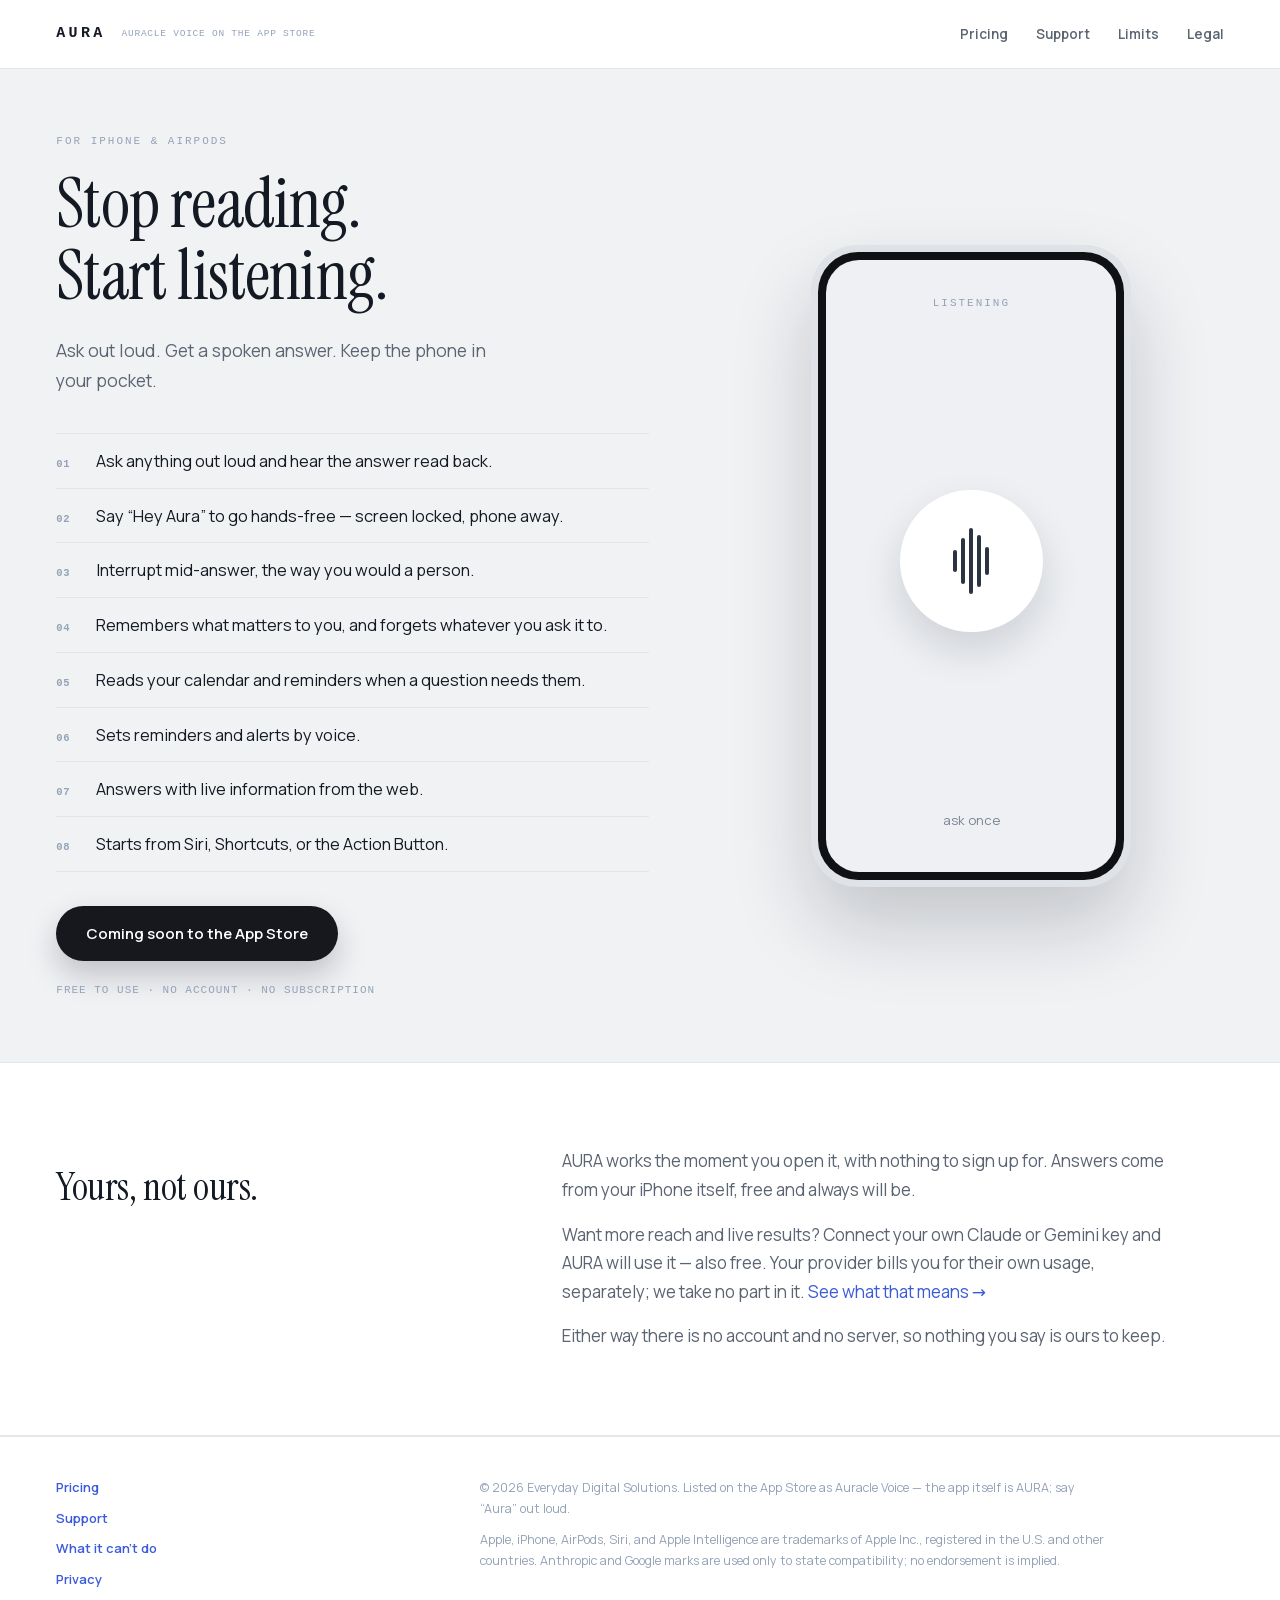
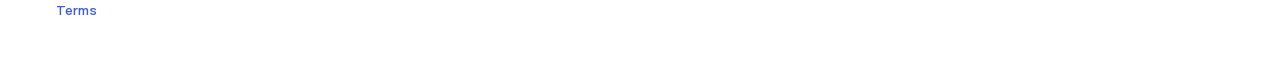
<file: index.html>
<!DOCTYPE html>
<html lang="en">
<head>
<meta charset="utf-8">
<meta name="viewport" content="width=device-width, initial-scale=1">
<title>Auracle Voice (AURA) — Your AI. In Your Ear.</title>
<meta name="description" content="A private voice assistant for iPhone and AirPods. Ask out loud, get a spoken answer. Free to use on device, no account, no server.">
<link rel="canonical" href="https://auraclevoice.com/">
<meta property="og:title" content="Auracle Voice (AURA) — Your AI. In Your Ear.">
<meta property="og:description" content="A private voice assistant for iPhone and AirPods. Ask out loud, get a spoken answer.">
<meta property="og:url" content="https://auraclevoice.com/">
<meta property="og:type" content="website">
<link rel="icon" href="data:,">
<link rel="stylesheet" href="/styles.css">
<script type="application/ld+json">{"@context":"https://schema.org","@type":"SoftwareApplication","name":"Auracle Voice","alternateName":"AURA","applicationCategory":"UtilitiesApplication","operatingSystem":"iOS 27.0","offers":{"@type":"Offer","price":"0","priceCurrency":"USD","description":"Free to download and free to use. Every feature is included at no charge, including connecting your own Claude or Gemini key."},"publisher":{"@type":"Organization","name":"Everyday Digital Solutions","url":"https://everydaydigitalsolutions.com"}}</script>
</head>
<body>

<header class="site-header">
  <div class="shell">
    <a class="wordmark" href="/">AURA</a>
    <span class="wordmark-sub">AURACLE VOICE ON THE APP STORE</span>
    <nav>
      <a href="/pricing/">Pricing</a>
      <a href="/support/">Support</a>
      <a href="/limitations/">Limits</a>
      <a href="/legal/">Legal</a>
    </nav>
  </div>
</header>

<main>

  <section class="hero">
    <div class="shell">

      <div>
        <span class="eyebrow">For iPhone &amp; AirPods</span>
        <h1>Stop reading.<br>Start listening.</h1>
        <p class="hero-lede">Ask out loud. Get a spoken answer. Keep the phone in
        your pocket.</p>

        <ul class="points">
          <li><b>01</b><span>Ask anything out loud and hear the answer read back.</span></li>
          <li><b>02</b><span>Say &ldquo;Hey Aura&rdquo; to go hands-free &mdash; screen locked, phone away.</span></li>
          <li><b>03</b><span>Interrupt mid-answer, the way you would a person.</span></li>
          <li><b>04</b><span>Remembers what matters to you, and forgets whatever you ask it to.</span></li>
          <li><b>05</b><span>Reads your calendar and reminders when a question needs them.</span></li>
          <li><b>06</b><span>Sets reminders and alerts by voice.</span></li>
          <li><b>07</b><span>Answers with live information from the web.</span></li>
          <li><b>08</b><span>Starts from Siri, Shortcuts, or the Action Button.</span></li>
        </ul>

        <div class="cta">
          <span class="pill">Coming soon to the App Store</span>
          <small>FREE TO USE &middot; NO ACCOUNT &middot; NO SUBSCRIPTION</small>
        </div>
      </div>

      <div class="phone-wrap">
        <div class="phone" aria-hidden="true">
          <div class="phone-bezel">
            <div class="phone-screen">
              <div class="eyebrow">LISTENING</div>
              <div class="orb">
                <i style="height:16%"></i><i style="height:32%"></i><i style="height:46%"></i><i style="height:36%"></i><i style="height:19%"></i>
              </div>
              <div class="phone-foot">ask once</div>
            </div>
          </div>
        </div>
      </div>

    </div>
  </section>

  <section class="stance">
    <div class="shell">
      <h2>Yours, not ours.</h2>
      <div>
        <p>AURA works the moment you open it, with nothing to sign up for. Answers come
        from your iPhone itself, free and always will be.</p>
        <p>Want more reach and live results? Connect your own Claude or Gemini key and
        AURA will use it &mdash; also free. Your provider bills you for their own usage,
        separately; we take no part in it.
        <a href="/pricing/">See what that means &rarr;</a></p>
        <p>Either way there is no account and no server, so nothing you say is ours to
        keep.</p>
      </div>
    </div>
  </section>

</main>

<footer class="site-footer">
  <div class="shell">
    <nav>
      <a href="/pricing/">Pricing</a>
      <a href="/support/">Support</a>
      <a href="/limitations/">What it can&rsquo;t do</a>
      <a href="/legal/privacy/">Privacy</a>
      <a href="/legal/terms/">Terms</a>
    </nav>
    <div>
      <p>&copy; 2026 Everyday Digital Solutions. Listed on the App Store as Auracle Voice
      &mdash; the app itself is AURA; say &ldquo;Aura&rdquo; out loud.</p>
      <p>Apple, iPhone, AirPods, Siri, and Apple Intelligence are trademarks of Apple
      Inc., registered in the U.S. and other countries. Anthropic and Google marks are
      used only to state compatibility; no endorsement is implied.</p>
    </div>
  </div>
</footer>

</body>
</html>
</file>
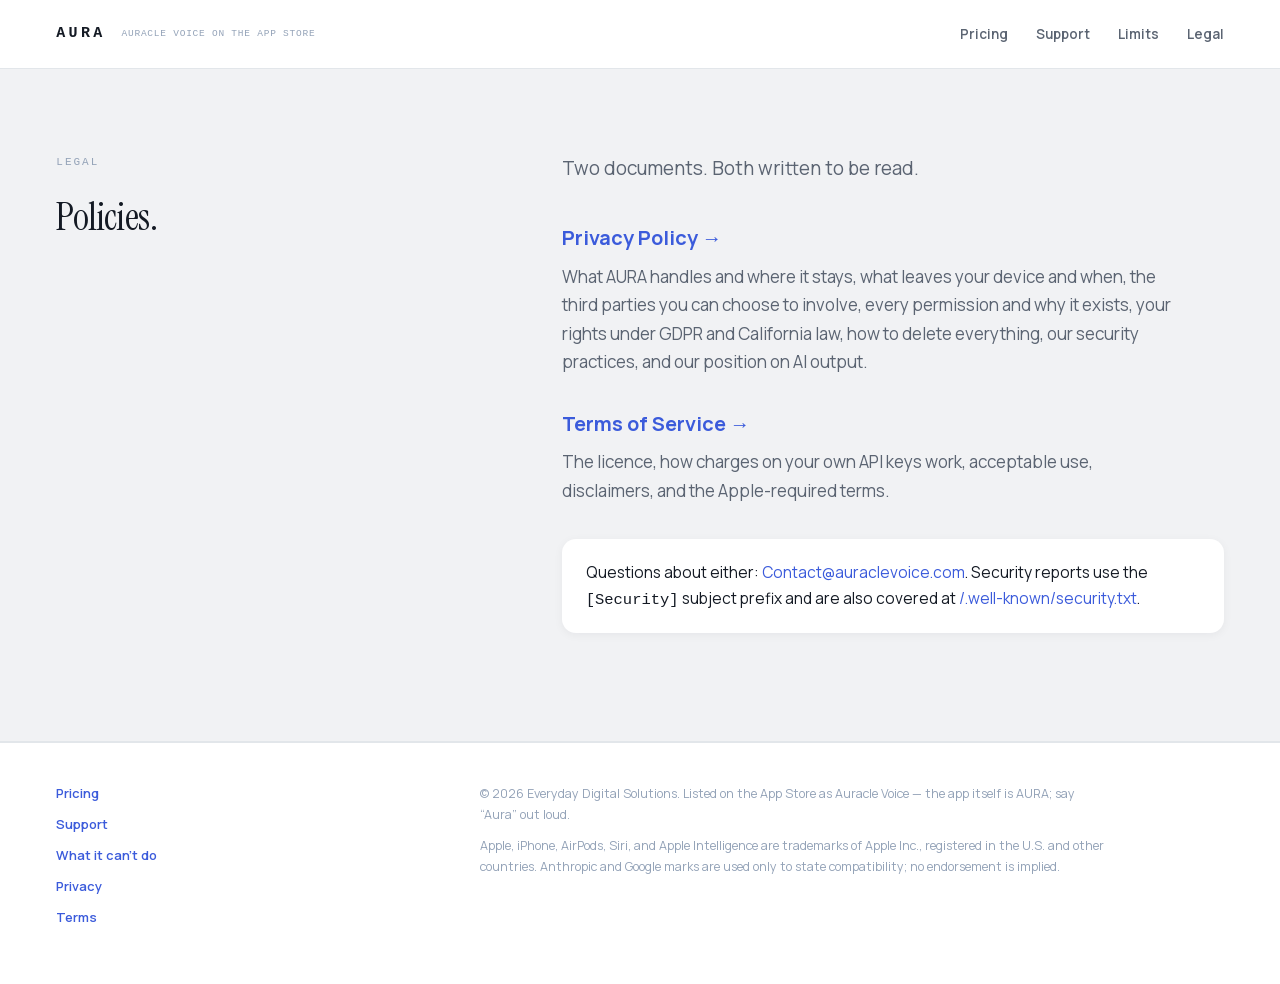
<file: legal/index.html>
<!DOCTYPE html>
<html lang="en">
<head>
<meta charset="utf-8">
<meta name="viewport" content="width=device-width, initial-scale=1">
<title>Legal — Auracle Voice (AURA)</title>
<meta name="description" content="AURA's privacy policy and terms of service.">
<link rel="canonical" href="https://auraclevoice.com/legal/">
<link rel="icon" href="data:,">
<link rel="stylesheet" href="/styles.css">
</head>
<body>

<header class="site-header">
  <div class="shell">
    <a class="wordmark" href="/">AURA</a>
    <span class="wordmark-sub">AURACLE VOICE ON THE APP STORE</span>
    <nav>
      <a href="/pricing/">Pricing</a>
      <a href="/support/">Support</a>
      <a href="/limitations/">Limits</a>
      <a href="/legal/">Legal</a>
    </nav>
  </div>
</header>

<section class="stance" style="background:transparent">
  <div class="shell">
    <div>
      <span class="eyebrow">Legal</span>
      <h2 style="margin-top:14px">Policies.</h2>
    </div>
    <div>
      <p style="font-size:19px">Two documents. Both written to be read.</p>

      <h3 style="margin-top:36px;font-size:20px"><a href="/legal/privacy/">Privacy Policy &rarr;</a></h3>
      <p>What AURA handles and where it stays, what leaves your device and when, the
      third parties you can choose to involve, every permission and why it exists, your
      rights under GDPR and California law, how to delete everything, our security
      practices, and our position on AI output.</p>

      <h3 style="margin-top:30px;font-size:20px"><a href="/legal/terms/">Terms of Service &rarr;</a></h3>
      <p>The licence, how charges on your own API keys work, acceptable use,
      disclaimers, and the Apple-required terms.</p>

      <div class="note" style="margin-top:34px">
        Questions about either:
        <a href="mailto:Contact@auraclevoice.com">Contact@auraclevoice.com</a>. Security
        reports use the <code>[Security]</code> subject prefix and are also covered at
        <a href="/.well-known/security.txt">/.well-known/security.txt</a>.
      </div>
    </div>
  </div>
</section>

<footer class="site-footer">
  <div class="shell">
    <nav>
      <a href="/pricing/">Pricing</a>
      <a href="/support/">Support</a>
      <a href="/limitations/">What it can&rsquo;t do</a>
      <a href="/legal/privacy/">Privacy</a>
      <a href="/legal/terms/">Terms</a>
    </nav>
    <div>
      <p>&copy; 2026 Everyday Digital Solutions. Listed on the App Store as Auracle Voice
      &mdash; the app itself is AURA; say &ldquo;Aura&rdquo; out loud.</p>
      <p>Apple, iPhone, AirPods, Siri, and Apple Intelligence are trademarks of Apple
      Inc., registered in the U.S. and other countries. Anthropic and Google marks are
      used only to state compatibility; no endorsement is implied.</p>
    </div>
  </div>
</footer>

</body>
</html>
</file>
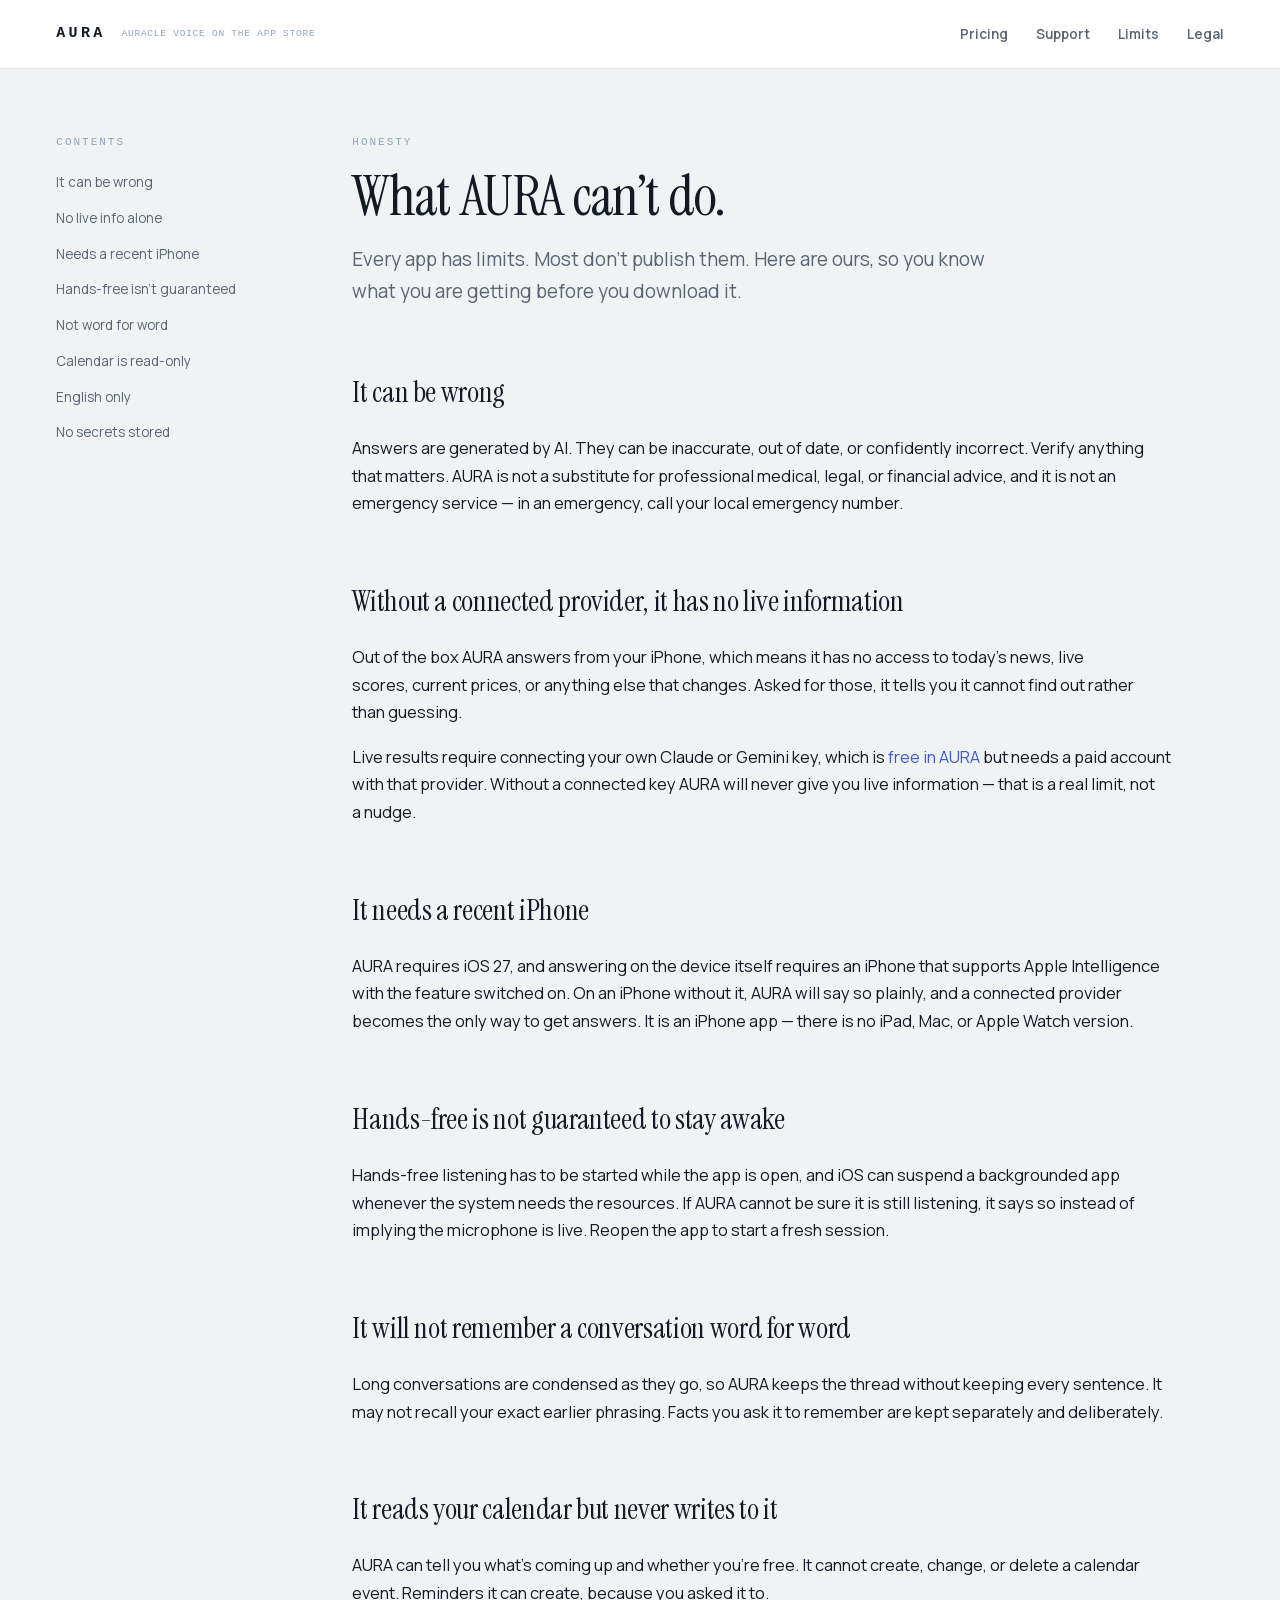
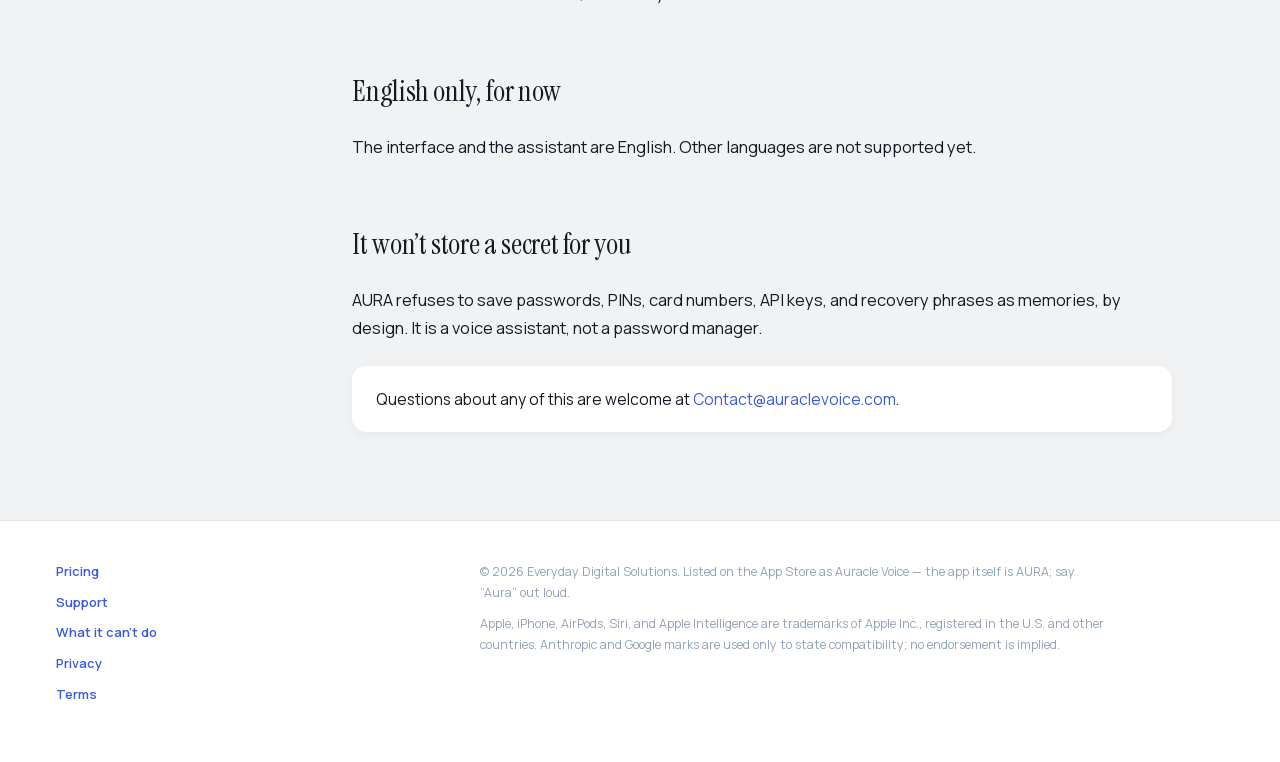
<file: limitations/index.html>
<!DOCTYPE html>
<html lang="en">
<head>
<meta charset="utf-8">
<meta name="viewport" content="width=device-width, initial-scale=1">
<title>What AURA can’t do — Auracle Voice (AURA)</title>
<meta name="description" content="An honest list of AURA's limits, so you know what you're getting before you download it.">
<link rel="canonical" href="https://auraclevoice.com/limitations/">
<link rel="icon" href="data:,">
<link rel="stylesheet" href="/styles.css">
</head>
<body>

<header class="site-header">
  <div class="shell">
    <a class="wordmark" href="/">AURA</a>
    <span class="wordmark-sub">AURACLE VOICE ON THE APP STORE</span>
    <nav>
      <a href="/pricing/">Pricing</a>
      <a href="/support/">Support</a>
      <a href="/limitations/">Limits</a>
      <a href="/legal/">Legal</a>
    </nav>
  </div>
</header>

<div class="shell">
<div class="doc-shell">

  <aside class="toc">
    <span class="eyebrow">Contents</span>
    <ol>
      <li><a href="#wrong">It can be wrong</a></li>
      <li><a href="#live">No live info alone</a></li>
      <li><a href="#device">Needs a recent iPhone</a></li>
      <li><a href="#handsfree">Hands-free isn&rsquo;t guaranteed</a></li>
      <li><a href="#verbatim">Not word for word</a></li>
      <li><a href="#calendar">Calendar is read-only</a></li>
      <li><a href="#english">English only</a></li>
      <li><a href="#secrets">No secrets stored</a></li>
    </ol>
  </aside>

  <article class="doc">

    <span class="eyebrow">Honesty</span>
    <h1>What AURA can&rsquo;t do.</h1>
    <p class="lede">Every app has limits. Most don&rsquo;t publish them. Here are
    ours, so you know what you are getting before you download it.</p>

    <h2 id="wrong">It can be wrong</h2>
    <p>Answers are generated by AI. They can be inaccurate, out of date, or
    confidently incorrect. Verify anything that matters. AURA is not a substitute for
    professional medical, legal, or financial advice, and it is not an emergency
    service &mdash; in an emergency, call your local emergency number.</p>

    <h2 id="live">Without a connected provider, it has no live information</h2>
    <p>Out of the box AURA answers from your iPhone, which means it has no access to
    today&rsquo;s news, live scores, current prices, or anything else that changes.
    Asked for those, it tells you it cannot find out rather than guessing.</p>
    <p>Live results require connecting your own Claude or Gemini key, which is
    <a href="/pricing/">free in AURA</a> but needs a paid account with that provider.
    Without a connected key AURA will never give you live information &mdash; that is a
    real limit, not a nudge.</p>

    <h2 id="device">It needs a recent iPhone</h2>
    <p>AURA requires iOS 27, and answering on the device itself requires an iPhone
    that supports Apple Intelligence with the feature switched on. On an iPhone
    without it, AURA will say so plainly, and a connected provider becomes the only
    way to get answers. It is an iPhone app &mdash; there is no iPad, Mac, or Apple
    Watch version.</p>

    <h2 id="handsfree">Hands-free is not guaranteed to stay awake</h2>
    <p>Hands-free listening has to be started while the app is open, and iOS can
    suspend a backgrounded app whenever the system needs the resources. If AURA cannot
    be sure it is still listening, it says so instead of implying the microphone is
    live. Reopen the app to start a fresh session.</p>

    <h2 id="verbatim">It will not remember a conversation word for word</h2>
    <p>Long conversations are condensed as they go, so AURA keeps the thread without
    keeping every sentence. It may not recall your exact earlier phrasing. Facts you
    ask it to remember are kept separately and deliberately.</p>

    <h2 id="calendar">It reads your calendar but never writes to it</h2>
    <p>AURA can tell you what&rsquo;s coming up and whether you&rsquo;re free. It
    cannot create, change, or delete a calendar event. Reminders it can create,
    because you asked it to.</p>

    <h2 id="english">English only, for now</h2>
    <p>The interface and the assistant are English. Other languages are not supported
    yet.</p>

    <h2 id="secrets">It won&rsquo;t store a secret for you</h2>
    <p>AURA refuses to save passwords, PINs, card numbers, API keys, and recovery
    phrases as memories, by design. It is a voice assistant, not a password manager.</p>

    <div class="note">
      Questions about any of this are welcome at
      <a href="mailto:Contact@auraclevoice.com">Contact@auraclevoice.com</a>.
    </div>

  </article>

</div>
</div>

<footer class="site-footer">
  <div class="shell">
    <nav>
      <a href="/pricing/">Pricing</a>
      <a href="/support/">Support</a>
      <a href="/limitations/">What it can&rsquo;t do</a>
      <a href="/legal/privacy/">Privacy</a>
      <a href="/legal/terms/">Terms</a>
    </nav>
    <div>
      <p>&copy; 2026 Everyday Digital Solutions. Listed on the App Store as Auracle Voice
      &mdash; the app itself is AURA; say &ldquo;Aura&rdquo; out loud.</p>
      <p>Apple, iPhone, AirPods, Siri, and Apple Intelligence are trademarks of Apple
      Inc., registered in the U.S. and other countries. Anthropic and Google marks are
      used only to state compatibility; no endorsement is implied.</p>
    </div>
  </div>
</footer>

</body>
</html>
</file>
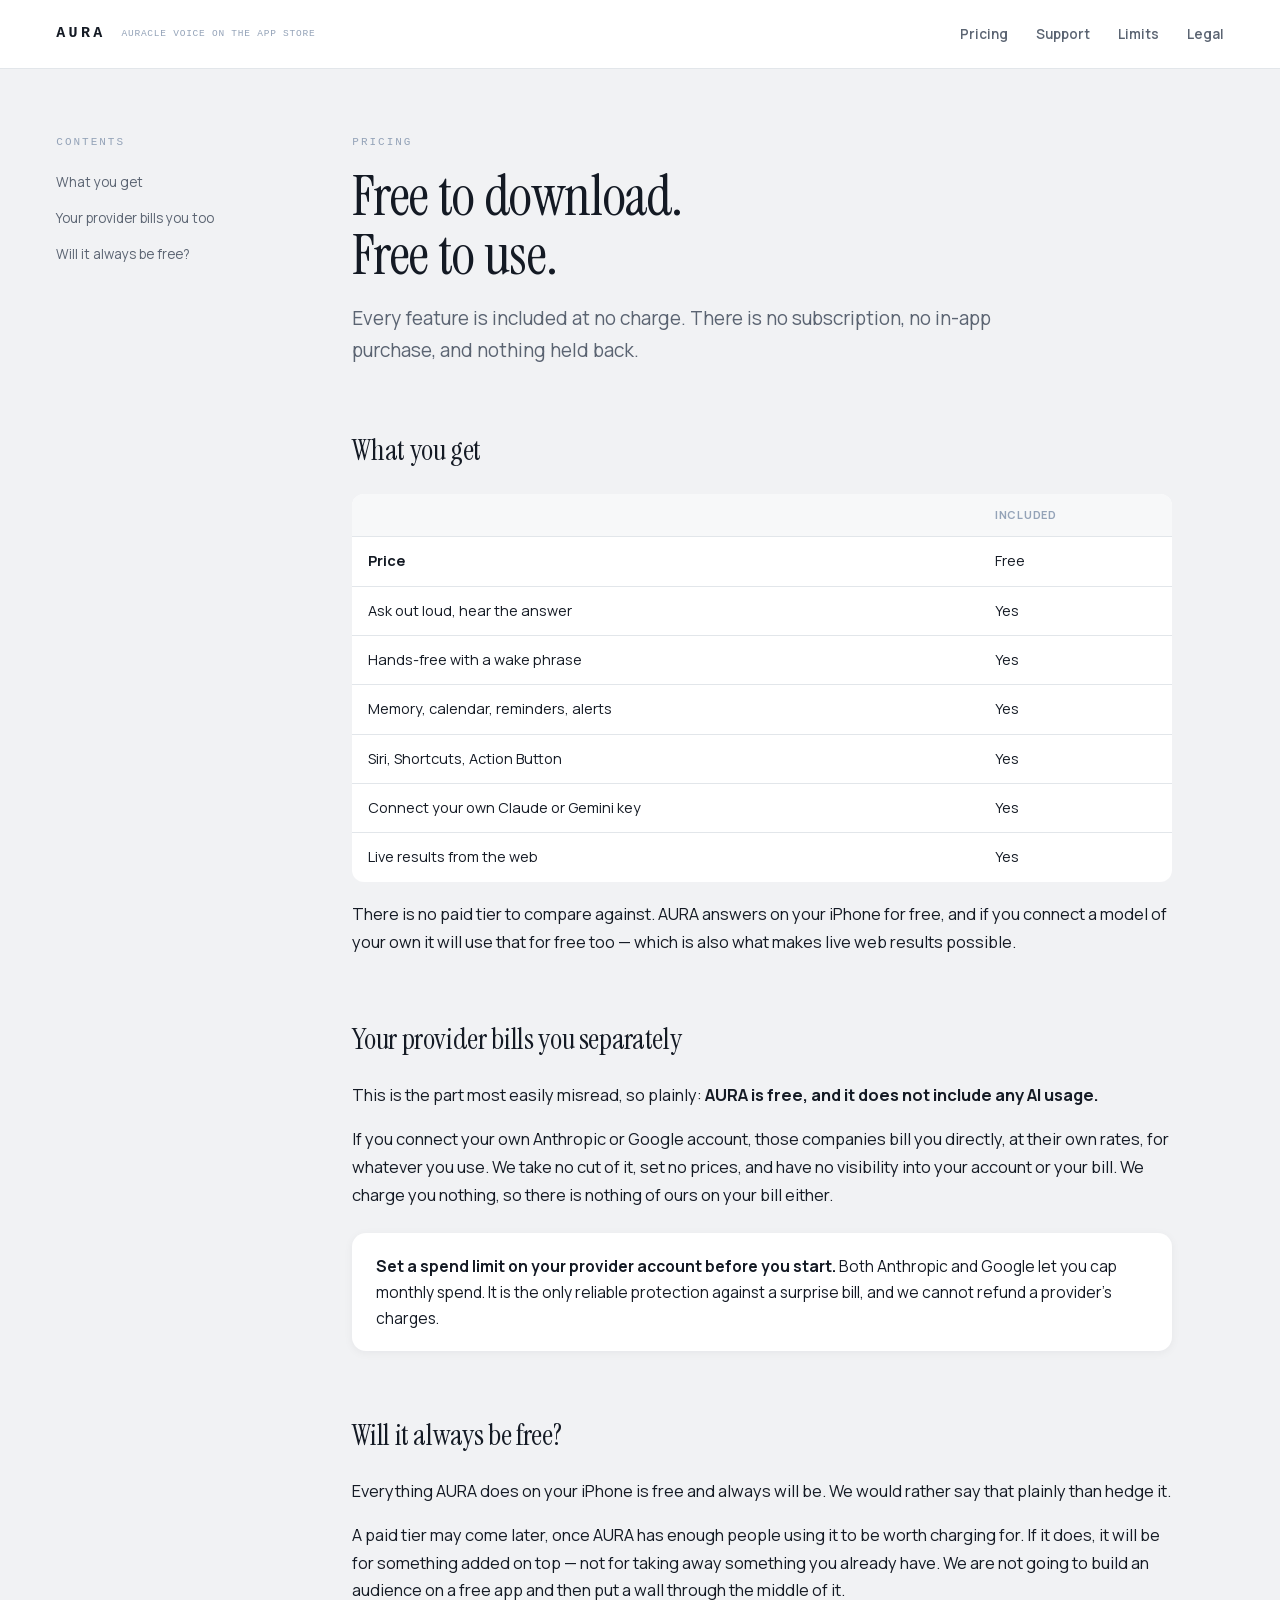
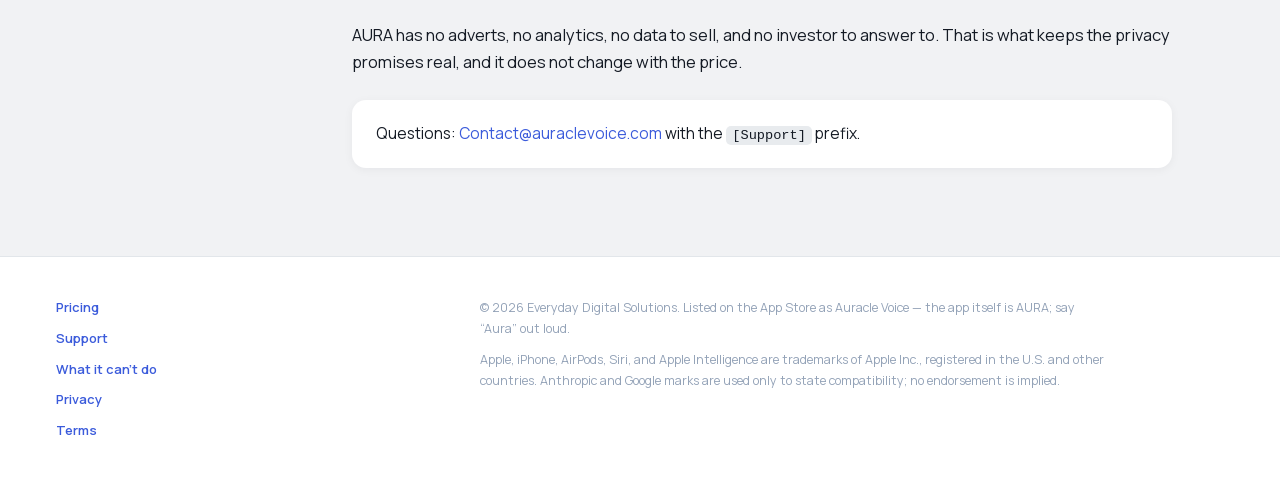
<file: pricing/index.html>
<!DOCTYPE html>
<html lang="en">
<head>
<meta charset="utf-8">
<meta name="viewport" content="width=device-width, initial-scale=1">
<title>Pricing — Auracle Voice (AURA)</title>
<meta name="description" content="Free to download and free to use on your iPhone. Every feature is included at no charge, including connecting your own Claude or Gemini key.">
<link rel="canonical" href="https://auraclevoice.com/pricing/">
<link rel="icon" href="data:,">
<link rel="stylesheet" href="/styles.css">
</head>
<body>

<header class="site-header">
  <div class="shell">
    <a class="wordmark" href="/">AURA</a>
    <span class="wordmark-sub">AURACLE VOICE ON THE APP STORE</span>
    <nav>
      <a href="/pricing/">Pricing</a>
      <a href="/support/">Support</a>
      <a href="/limitations/">Limits</a>
      <a href="/legal/">Legal</a>
    </nav>
  </div>
</header>

<div class="shell">
<div class="doc-shell">

  <aside class="toc">
    <span class="eyebrow">Contents</span>
    <ol>
      <li><a href="#tiers">What you get</a></li>
      <li><a href="#provider">Your provider bills you too</a></li>
      <li><a href="#later">Will it always be free?</a></li>
    </ol>
  </aside>

  <article class="doc">

    <span class="eyebrow">Pricing</span>
    <h1>Free to download.<br>Free to use.</h1>
    <p class="lede">Every feature is included at no charge. There is no subscription,
    no in-app purchase, and nothing held back.</p>

    <h2 id="tiers">What you get</h2>
    <table>
      <tr><th>&nbsp;</th><th>Included</th></tr>
      <tr><td><strong>Price</strong></td><td>Free</td></tr>
      <tr><td>Ask out loud, hear the answer</td><td>Yes</td></tr>
      <tr><td>Hands-free with a wake phrase</td><td>Yes</td></tr>
      <tr><td>Memory, calendar, reminders, alerts</td><td>Yes</td></tr>
      <tr><td>Siri, Shortcuts, Action Button</td><td>Yes</td></tr>
      <tr><td>Connect your own Claude or Gemini key</td><td>Yes</td></tr>
      <tr><td>Live results from the web</td><td>Yes</td></tr>
    </table>
    <p>There is no paid tier to compare against. AURA answers on your iPhone for free,
    and if you connect a model of your own it will use that for free too &mdash;
    which is also what makes live web results possible.</p>

    <h2 id="provider">Your provider bills you separately</h2>
    <p>This is the part most easily misread, so plainly: <strong>AURA is free, and it
    does not include any AI usage.</strong></p>
    <p>If you connect your own Anthropic or Google account, those companies bill you
    directly, at their own rates, for whatever you use. We take no cut of it, set no
    prices, and have no visibility into your account or your bill. We charge you
    nothing, so there is nothing of ours on your bill either.</p>
    <div class="note">
      <strong>Set a spend limit on your provider account before you start.</strong>
      Both Anthropic and Google let you cap monthly spend. It is the only reliable
      protection against a surprise bill, and we cannot refund a provider&rsquo;s
      charges.
    </div>

    <h2 id="later">Will it always be free?</h2>
    <p>Everything AURA does on your iPhone is free and always will be. We would rather
    say that plainly than hedge it.</p>
    <p>A paid tier may come later, once AURA has enough people using it to be worth
    charging for. If it does, it will be for something added on top &mdash; not for
    taking away something you already have. We are not going to build an audience on a
    free app and then put a wall through the middle of it.</p>
    <p>AURA has no adverts, no analytics, no data to sell, and no investor to answer to.
    That is what keeps the privacy promises real, and it does not change with the
    price.</p>

    <div class="note">
      Questions:
      <a href="mailto:Contact@auraclevoice.com">Contact@auraclevoice.com</a> with the
      <code>[Support]</code> prefix.
    </div>

  </article>

</div>
</div>

<footer class="site-footer">
  <div class="shell">
    <nav>
      <a href="/pricing/">Pricing</a>
      <a href="/support/">Support</a>
      <a href="/limitations/">What it can&rsquo;t do</a>
      <a href="/legal/privacy/">Privacy</a>
      <a href="/legal/terms/">Terms</a>
    </nav>
    <div>
      <p>&copy; 2026 Everyday Digital Solutions. Listed on the App Store as Auracle Voice
      &mdash; the app itself is AURA; say &ldquo;Aura&rdquo; out loud.</p>
      <p>Apple, iPhone, AirPods, Siri, and Apple Intelligence are trademarks of Apple
      Inc., registered in the U.S. and other countries. Anthropic and Google marks are
      used only to state compatibility; no endorsement is implied.</p>
    </div>
  </div>
</footer>

</body>
</html>
</file>
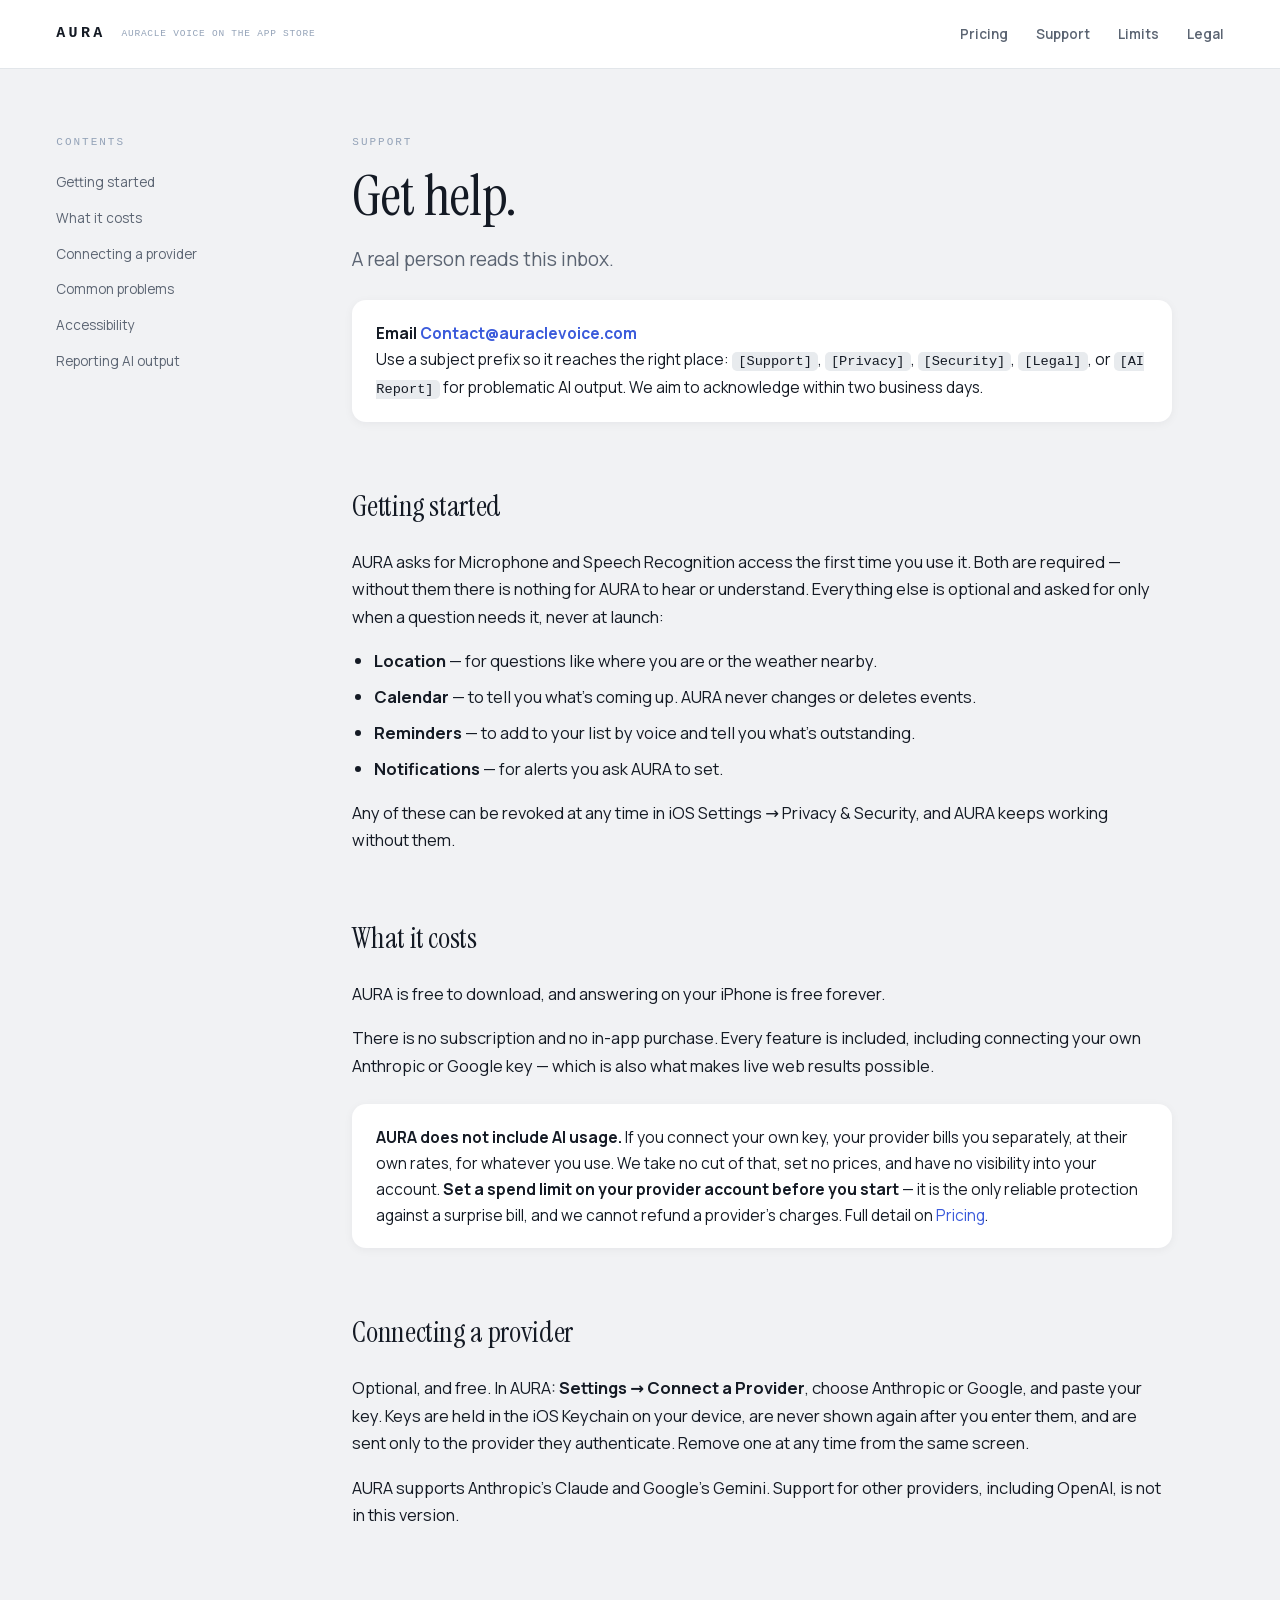
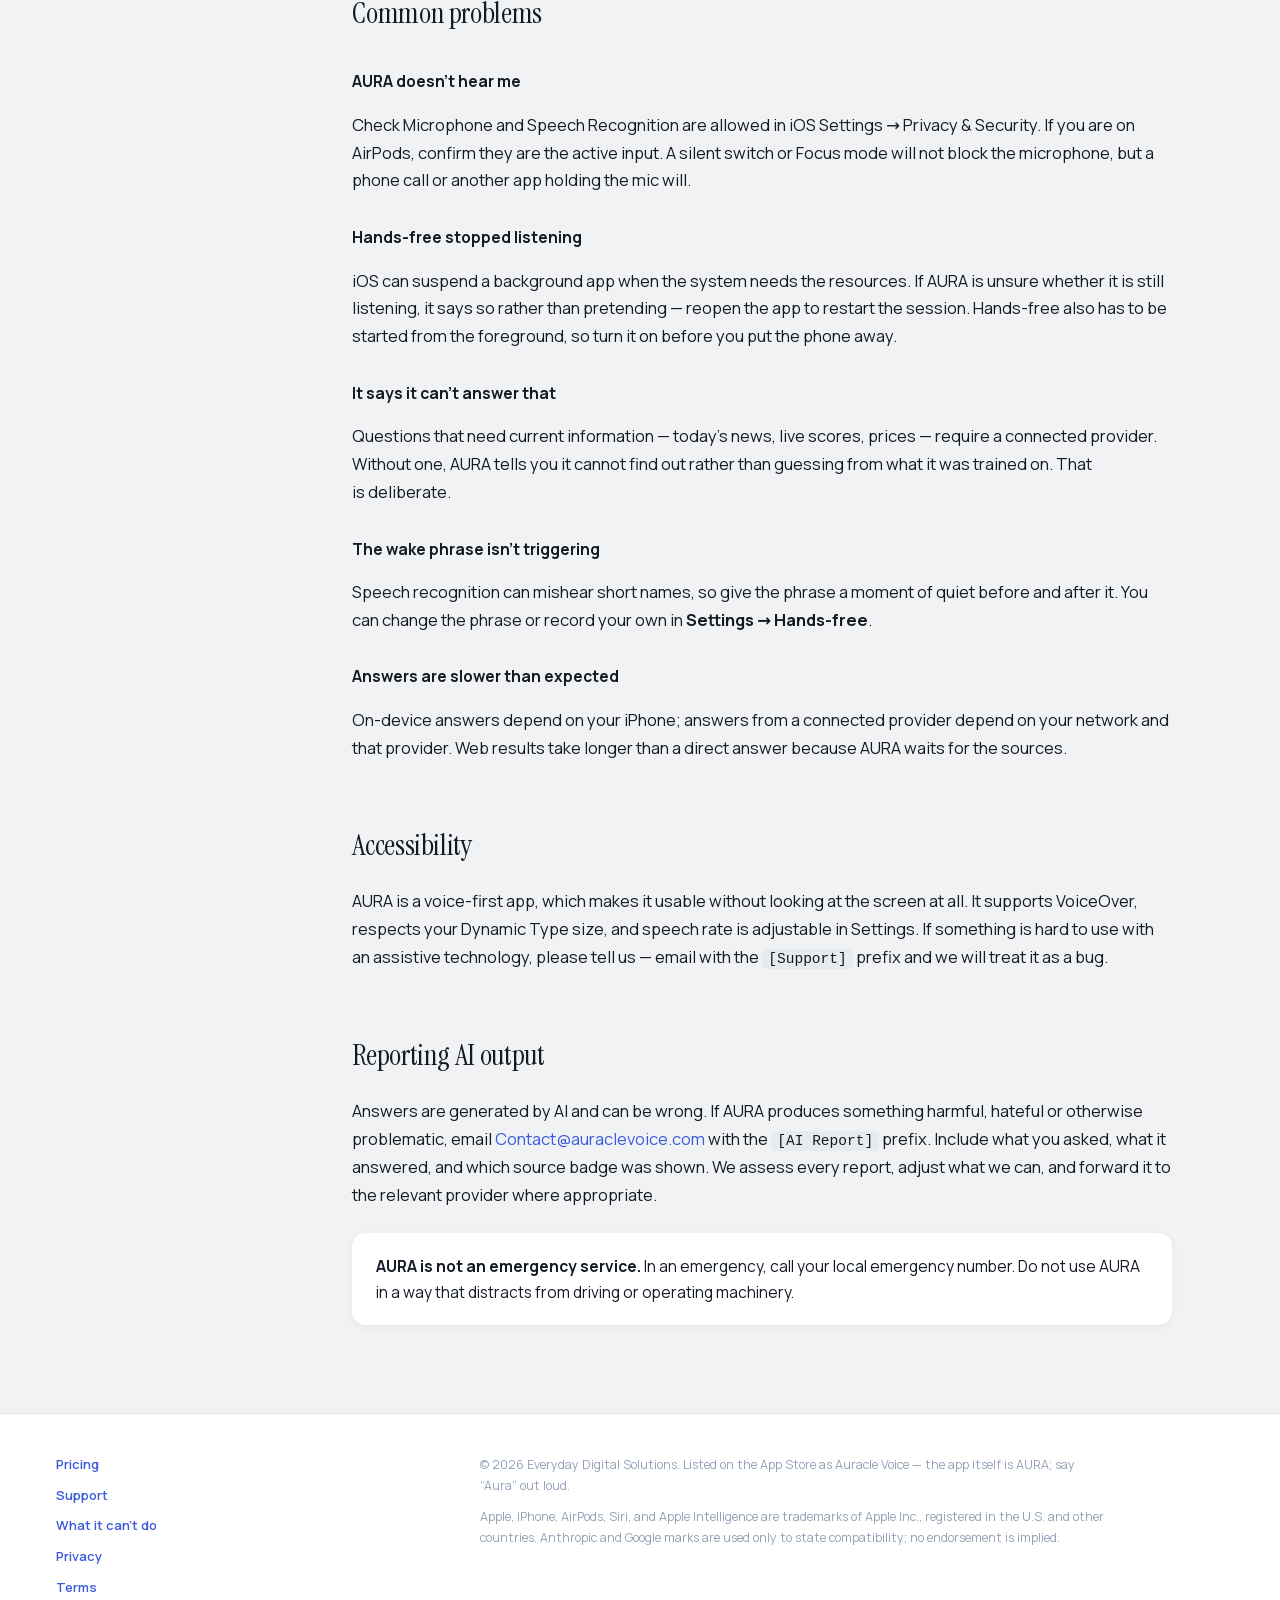
<file: support/index.html>
<!DOCTYPE html>
<html lang="en">
<head>
<meta charset="utf-8">
<meta name="viewport" content="width=device-width, initial-scale=1">
<title>Support — Auracle Voice (AURA)</title>
<meta name="description" content="Get help with AURA. Contact a human, connect a provider, and fix the common problems.">
<link rel="canonical" href="https://auraclevoice.com/support/">
<link rel="icon" href="data:,">
<link rel="stylesheet" href="/styles.css">
</head>
<body>

<header class="site-header">
  <div class="shell">
    <a class="wordmark" href="/">AURA</a>
    <span class="wordmark-sub">AURACLE VOICE ON THE APP STORE</span>
    <nav>
      <a href="/pricing/">Pricing</a>
      <a href="/support/">Support</a>
      <a href="/limitations/">Limits</a>
      <a href="/legal/">Legal</a>
    </nav>
  </div>
</header>

<div class="shell">
<div class="doc-shell">

  <aside class="toc">
    <span class="eyebrow">Contents</span>
    <ol>
      <li><a href="#start">Getting started</a></li>
      <li><a href="#cost">What it costs</a></li>
      <li><a href="#provider">Connecting a provider</a></li>
      <li><a href="#problems">Common problems</a></li>
      <li><a href="#access">Accessibility</a></li>
      <li><a href="#report">Reporting AI output</a></li>
    </ol>
  </aside>

  <article class="doc">

    <span class="eyebrow">Support</span>
    <h1>Get help.</h1>
    <p class="lede">A real person reads this inbox.</p>

    <div class="note">
      <strong>Email <a href="mailto:Contact@auraclevoice.com">Contact@auraclevoice.com</a></strong><br>
      Use a subject prefix so it reaches the right place: <code>[Support]</code>,
      <code>[Privacy]</code>, <code>[Security]</code>, <code>[Legal]</code>, or
      <code>[AI Report]</code> for problematic AI output. We aim to acknowledge within
      two business days.
    </div>

    <h2 id="start">Getting started</h2>
    <p>AURA asks for Microphone and Speech Recognition access the first time you use
    it. Both are required &mdash; without them there is nothing for AURA to hear or
    understand. Everything else is optional and asked for only when a question needs
    it, never at launch:</p>
    <ul>
      <li><strong>Location</strong> &mdash; for questions like where you are or the weather nearby.</li>
      <li><strong>Calendar</strong> &mdash; to tell you what&rsquo;s coming up. AURA never changes or deletes events.</li>
      <li><strong>Reminders</strong> &mdash; to add to your list by voice and tell you what&rsquo;s outstanding.</li>
      <li><strong>Notifications</strong> &mdash; for alerts you ask AURA to set.</li>
    </ul>
    <p>Any of these can be revoked at any time in iOS Settings &rarr; Privacy &amp;
    Security, and AURA keeps working without them.</p>

    <h2 id="cost">What it costs</h2>
    <p>AURA is free to download, and answering on your iPhone is free forever.</p>
    <p>There is no subscription and no in-app purchase. Every feature is included,
    including connecting your own Anthropic or Google key &mdash; which is also what
    makes live web results possible.</p>
    <div class="note">
      <strong>AURA does not include AI usage.</strong> If you connect your own key, your
      provider bills you separately, at their own rates, for whatever you use. We take
      no cut of that, set no prices, and have no visibility into your account.
      <strong>Set a spend limit on your provider account before you start</strong>
      &mdash; it is the only reliable protection against a surprise bill, and we cannot
      refund a provider&rsquo;s charges. Full detail on
      <a href="/pricing/">Pricing</a>.
    </div>

    <h2 id="provider">Connecting a provider</h2>
    <p>Optional, and free. In AURA:
    <strong>Settings &rarr; Connect a Provider</strong>, choose Anthropic or Google, and
    paste your key. Keys are held in the iOS Keychain on your device, are never shown
    again after you enter them, and are sent only to the provider they authenticate.
    Remove one at any time from the same screen.</p>
    <p>AURA supports Anthropic&rsquo;s Claude and Google&rsquo;s Gemini. Support for
    other providers, including OpenAI, is not in this version.</p>

    <h2 id="problems">Common problems</h2>

    <h3>AURA doesn&rsquo;t hear me</h3>
    <p>Check Microphone and Speech Recognition are allowed in iOS Settings &rarr;
    Privacy &amp; Security. If you are on AirPods, confirm they are the active input.
    A silent switch or Focus mode will not block the microphone, but a phone call or
    another app holding the mic will.</p>

    <h3>Hands-free stopped listening</h3>
    <p>iOS can suspend a background app when the system needs the resources. If AURA
    is unsure whether it is still listening, it says so rather than pretending &mdash;
    reopen the app to restart the session. Hands-free also has to be started from the
    foreground, so turn it on before you put the phone away.</p>

    <h3>It says it can&rsquo;t answer that</h3>
    <p>Questions that need current information &mdash; today&rsquo;s news, live
    scores, prices &mdash; require a connected provider. Without one, AURA tells you
    it cannot find out rather than guessing from what it was trained on. That is
    deliberate.</p>

    <h3>The wake phrase isn&rsquo;t triggering</h3>
    <p>Speech recognition can mishear short names, so give the phrase a moment of
    quiet before and after it. You can change the phrase or record your own in
    <strong>Settings &rarr; Hands-free</strong>.</p>

    <h3>Answers are slower than expected</h3>
    <p>On-device answers depend on your iPhone; answers from a connected provider
    depend on your network and that provider. Web results take longer than a direct
    answer because AURA waits for the sources.</p>

    <h2 id="access">Accessibility</h2>
    <p>AURA is a voice-first app, which makes it usable without looking at the screen
    at all. It supports VoiceOver, respects your Dynamic Type size, and speech rate is
    adjustable in Settings. If something is hard to use with an assistive technology,
    please tell us &mdash; email with the <code>[Support]</code> prefix and we will
    treat it as a bug.</p>

    <h2 id="report">Reporting AI output</h2>
    <p>Answers are generated by AI and can be wrong. If AURA produces something
    harmful, hateful or otherwise problematic, email
    <a href="mailto:Contact@auraclevoice.com">Contact@auraclevoice.com</a> with the
    <code>[AI Report]</code> prefix. Include what you asked, what it answered, and
    which source badge was shown. We assess every report, adjust what we can, and
    forward it to the relevant provider where appropriate.</p>

    <div class="note">
      <strong>AURA is not an emergency service.</strong> In an emergency, call your
      local emergency number. Do not use AURA in a way that distracts from driving or
      operating machinery.
    </div>

  </article>

</div>
</div>

<footer class="site-footer">
  <div class="shell">
    <nav>
      <a href="/pricing/">Pricing</a>
      <a href="/support/">Support</a>
      <a href="/limitations/">What it can&rsquo;t do</a>
      <a href="/legal/privacy/">Privacy</a>
      <a href="/legal/terms/">Terms</a>
    </nav>
    <div>
      <p>&copy; 2026 Everyday Digital Solutions. Listed on the App Store as Auracle Voice
      &mdash; the app itself is AURA; say &ldquo;Aura&rdquo; out loud.</p>
      <p>Apple, iPhone, AirPods, Siri, and Apple Intelligence are trademarks of Apple
      Inc., registered in the U.S. and other countries. Anthropic and Google marks are
      used only to state compatibility; no endorsement is implied.</p>
    </div>
  </div>
</footer>

</body>
</html>
</file>
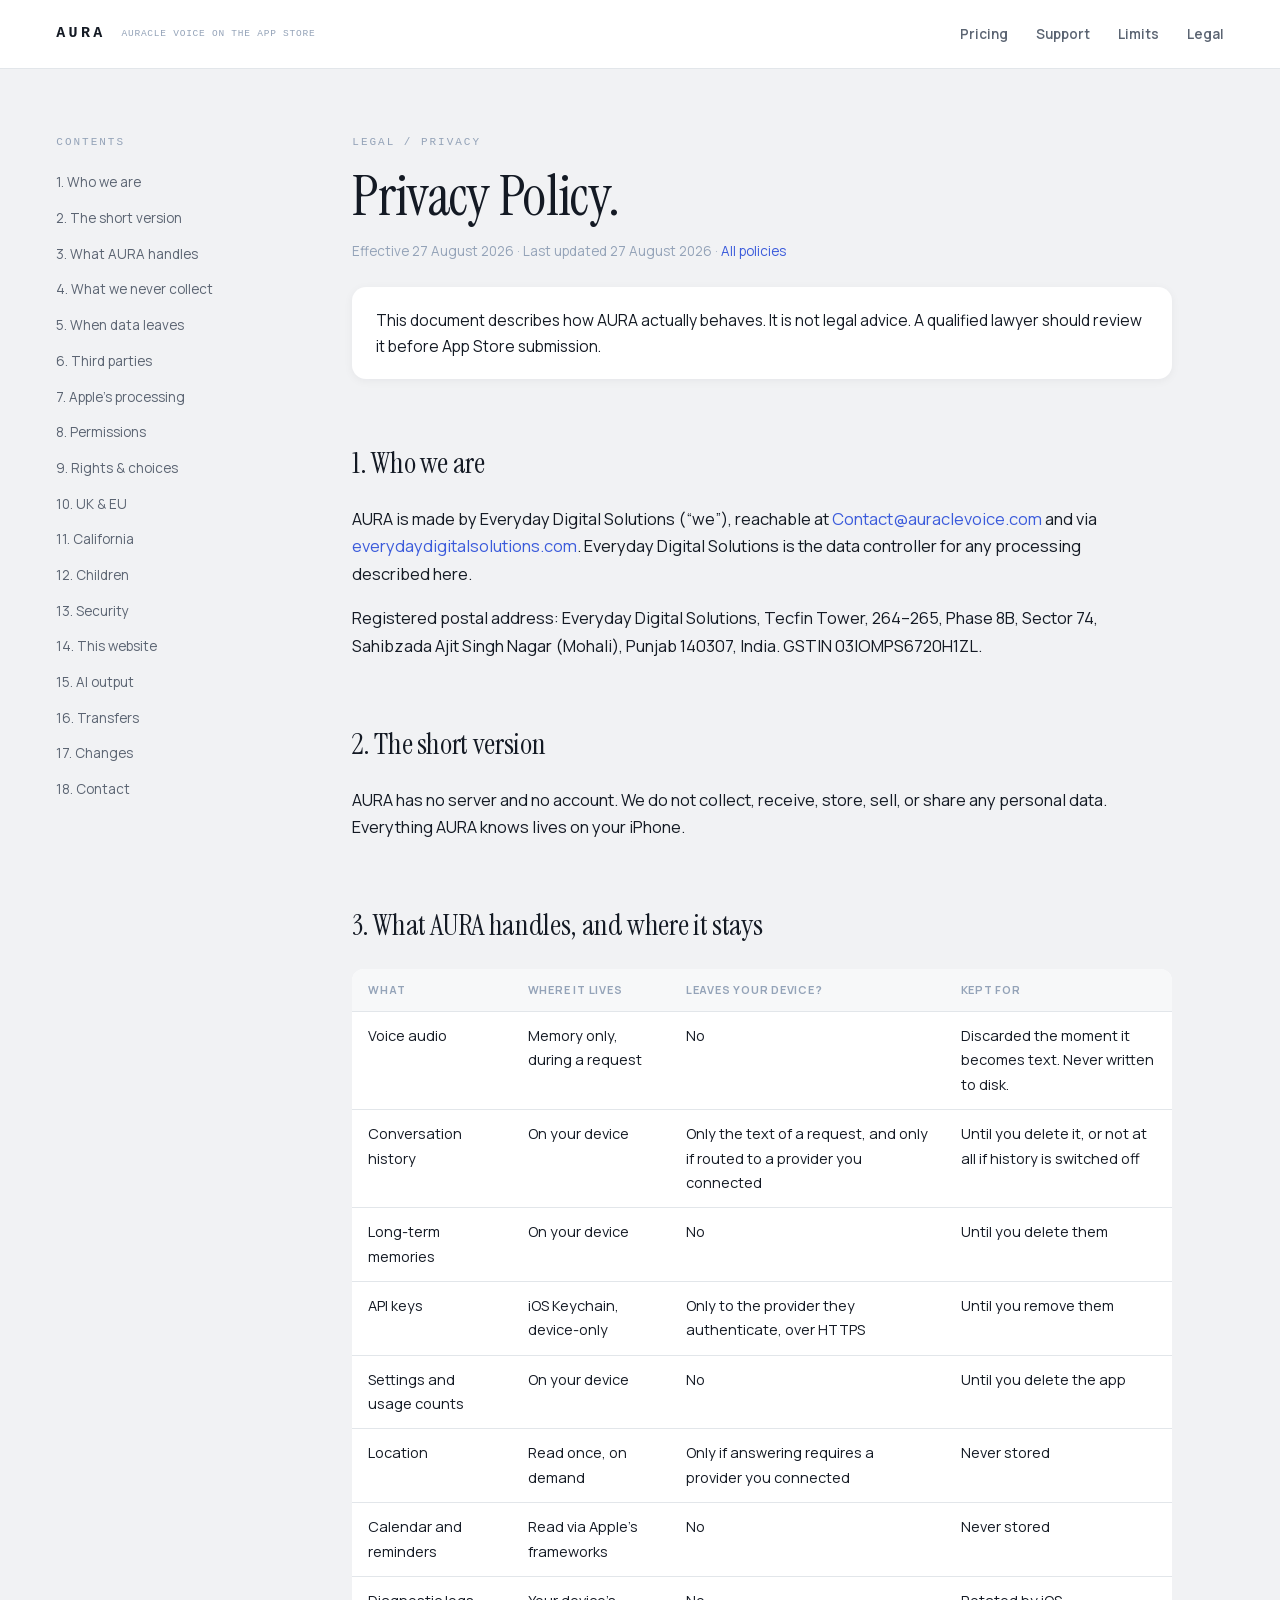
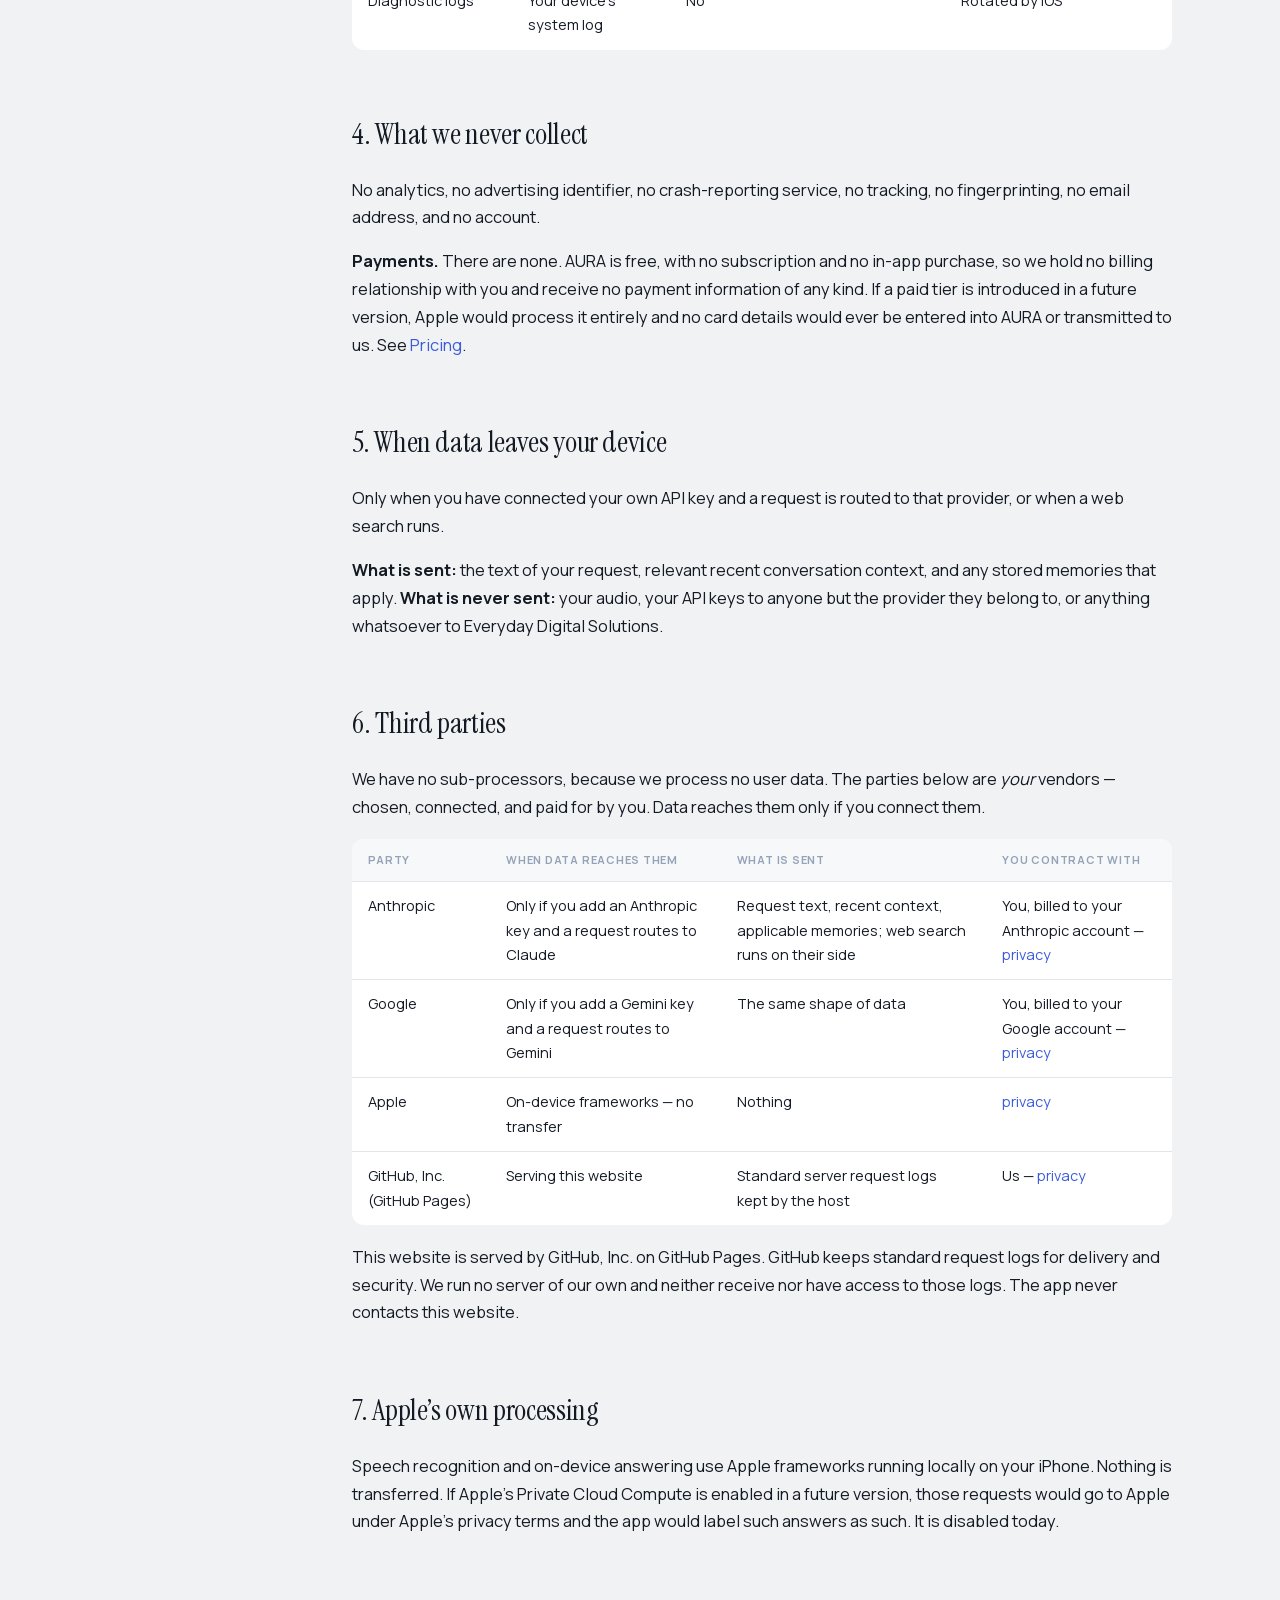
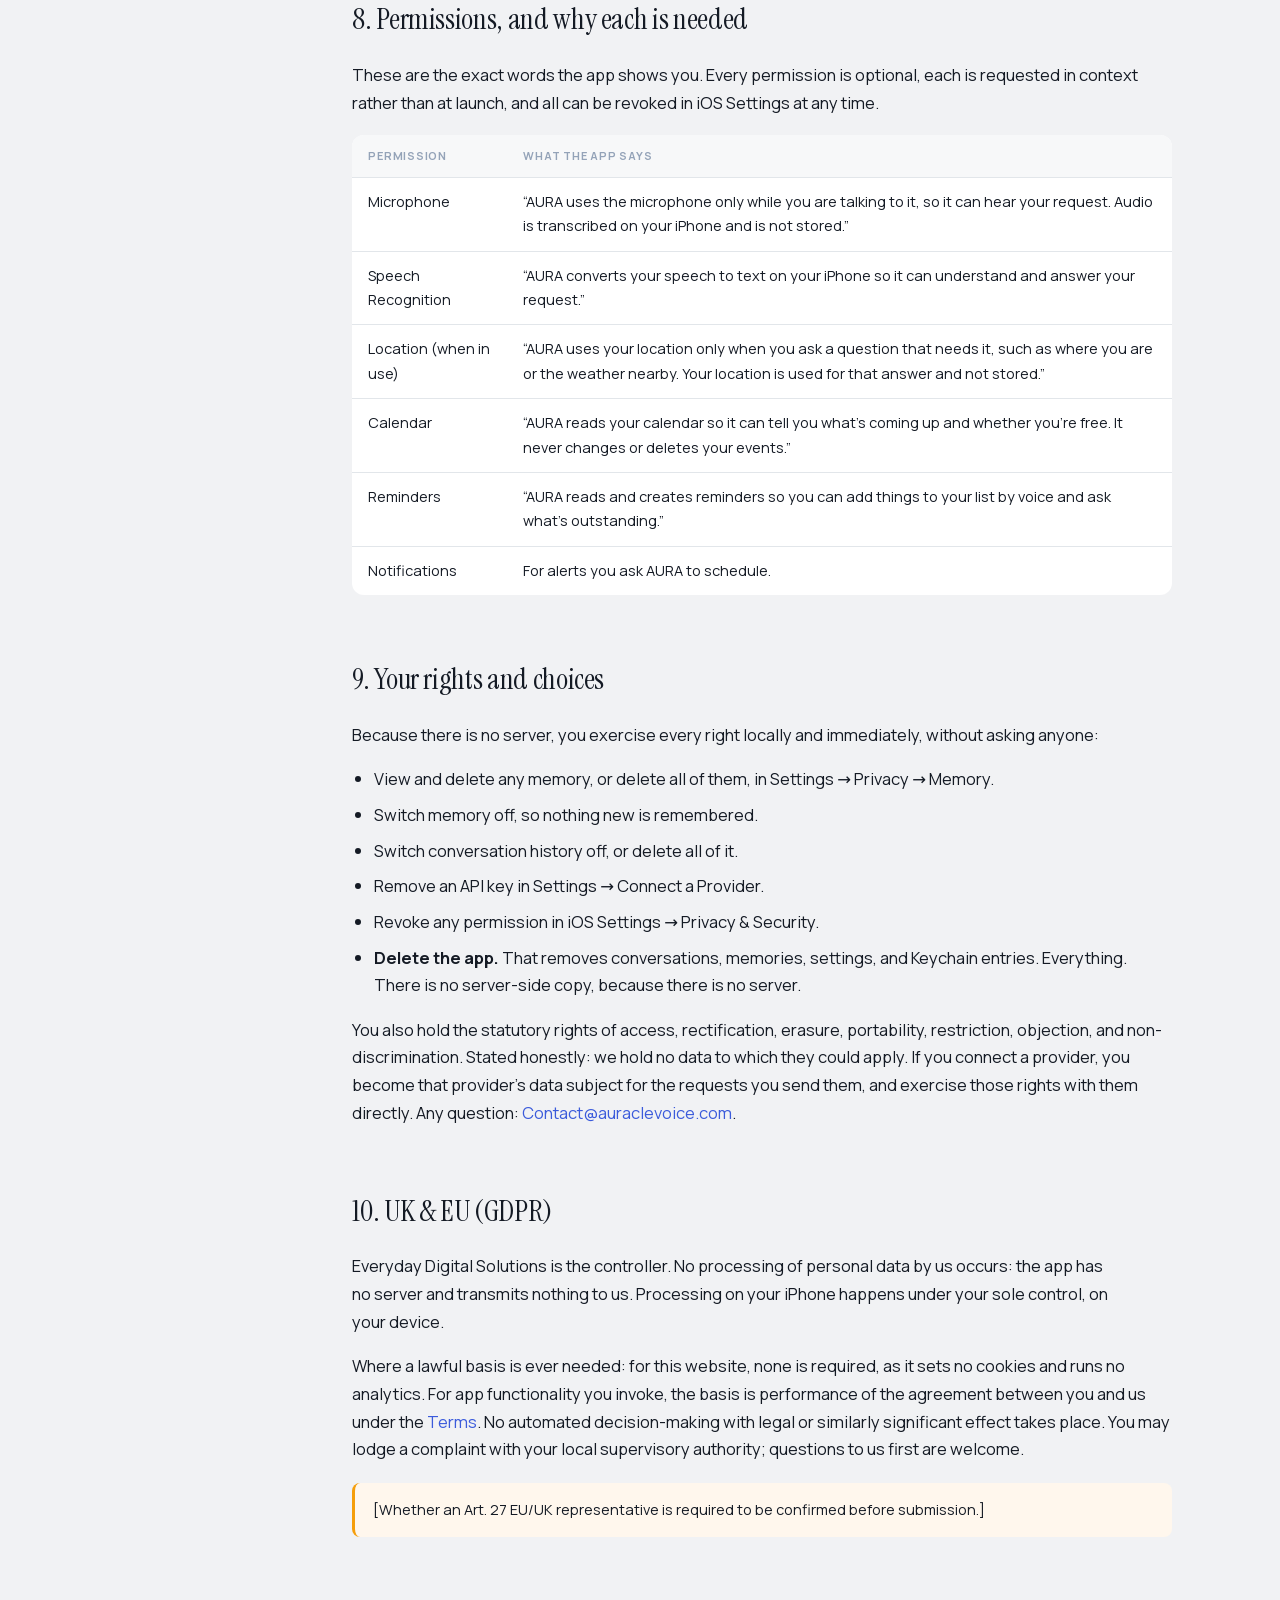
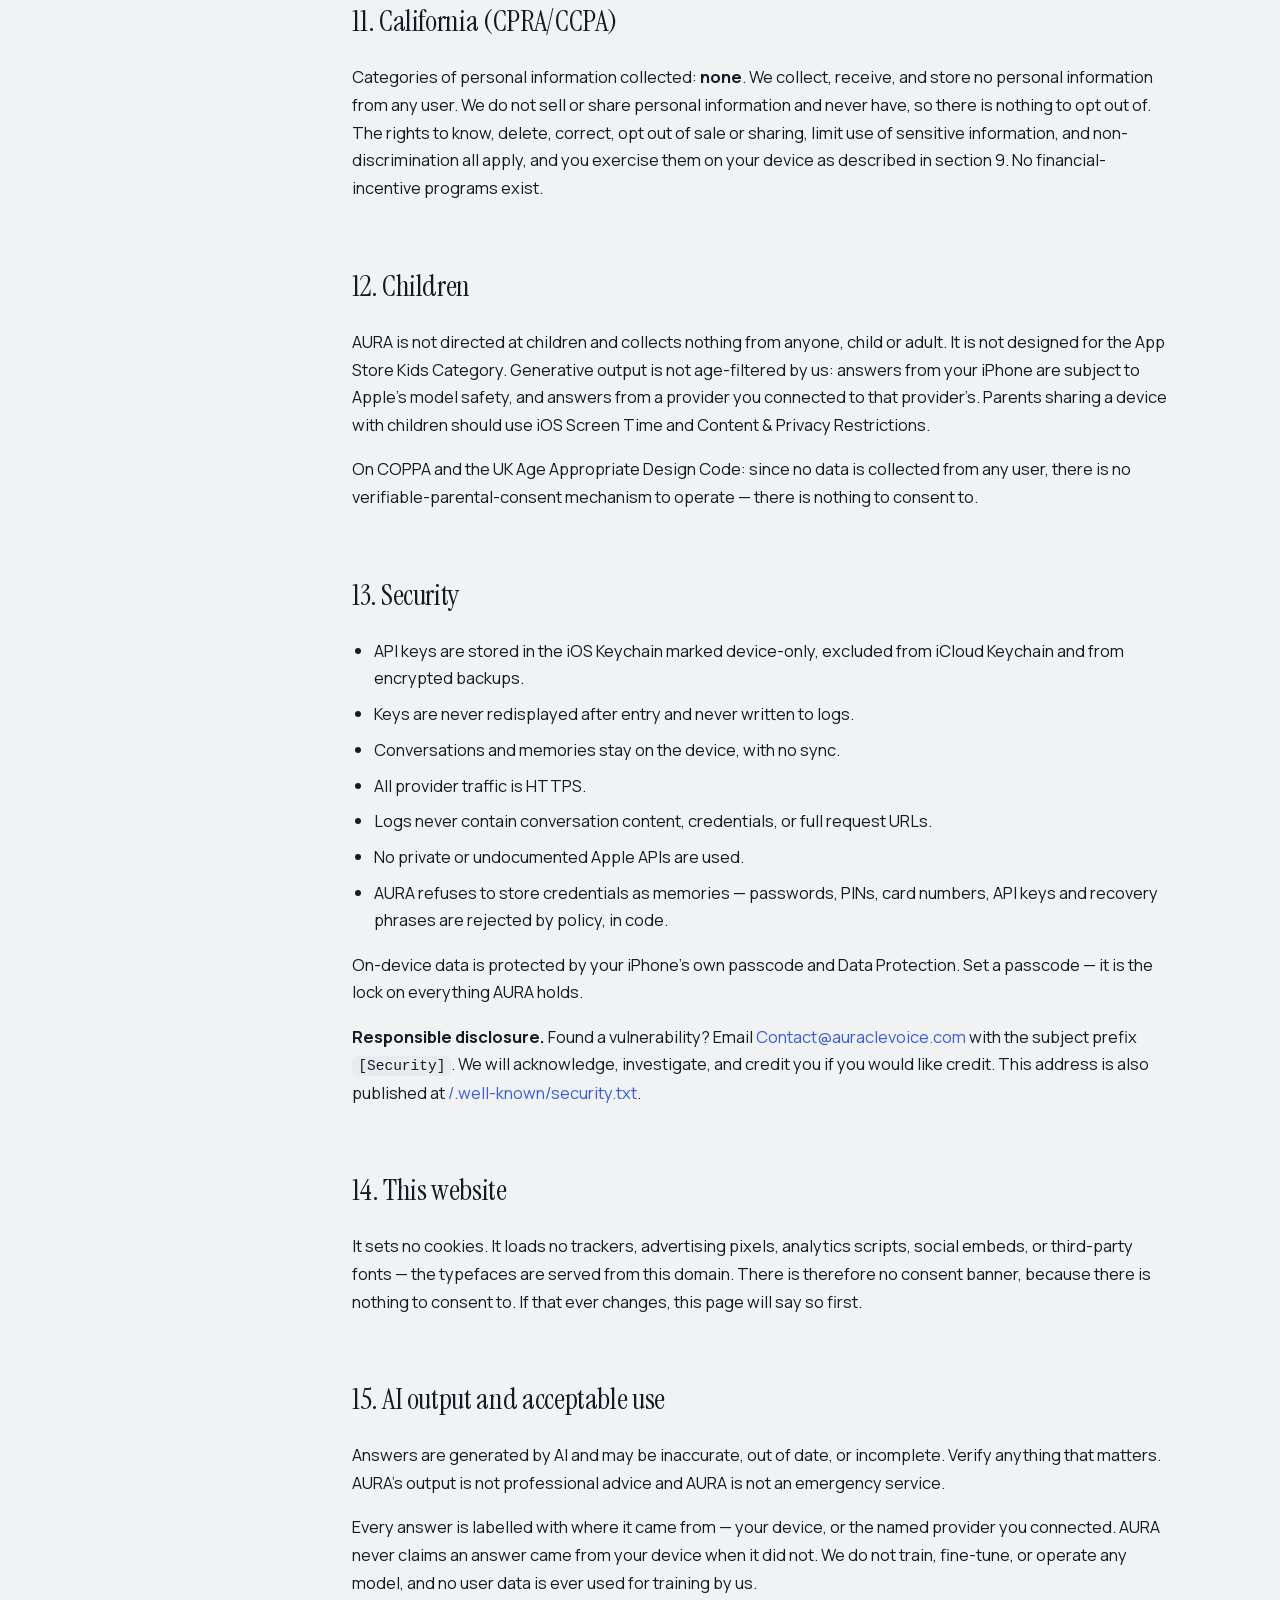
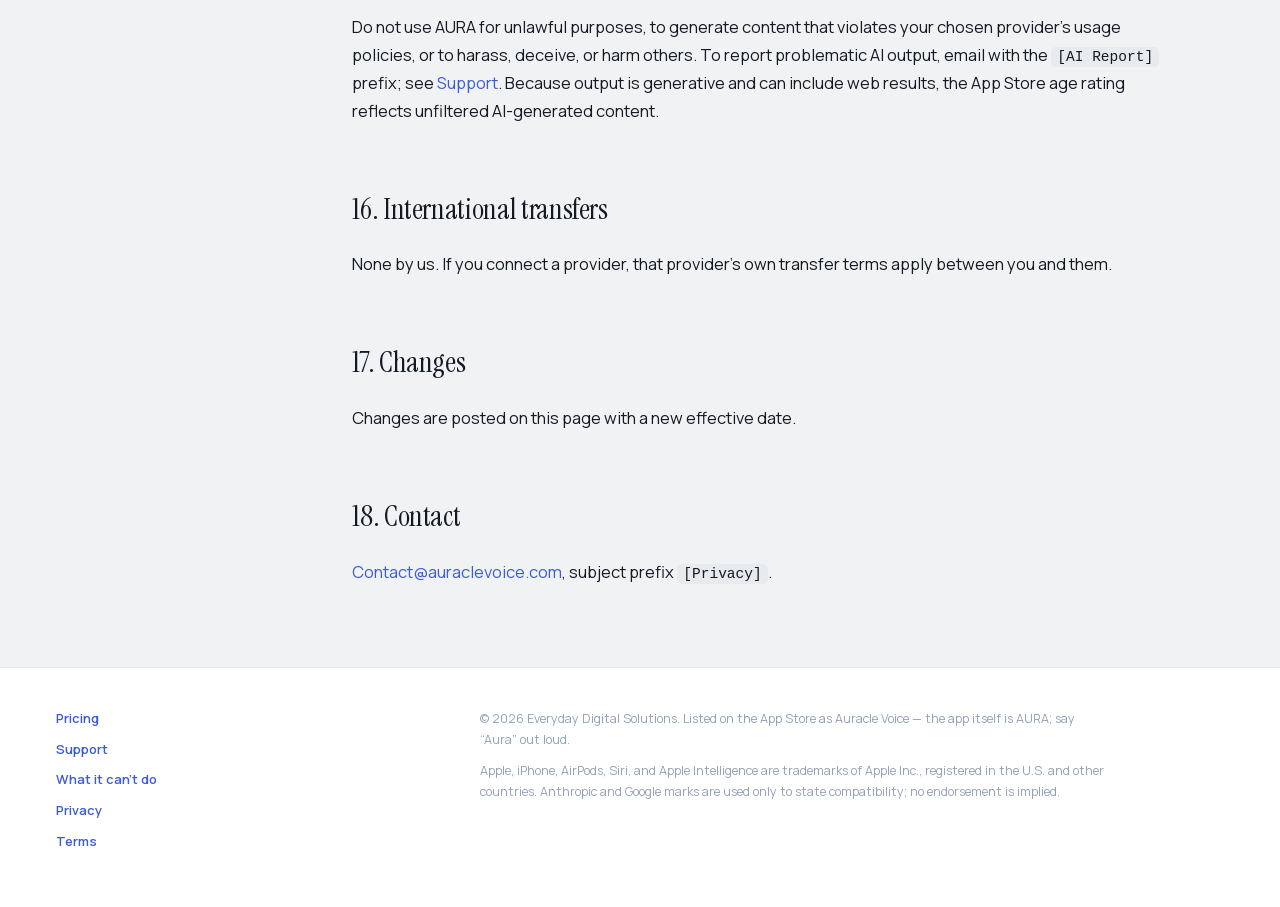
<file: legal/privacy/index.html>
<!DOCTYPE html>
<html lang="en">
<head>
<meta charset="utf-8">
<meta name="viewport" content="width=device-width, initial-scale=1">
<title>Privacy Policy — Auracle Voice (AURA)</title>
<meta name="description" content="AURA has no server and no account. We collect nothing. This policy explains exactly what stays on your device and what leaves it.">
<link rel="canonical" href="https://auraclevoice.com/legal/privacy/">
<link rel="icon" href="data:,">
<link rel="stylesheet" href="/styles.css">
</head>
<body>

<header class="site-header">
  <div class="shell">
    <a class="wordmark" href="/">AURA</a>
    <span class="wordmark-sub">AURACLE VOICE ON THE APP STORE</span>
    <nav>
      <a href="/pricing/">Pricing</a>
      <a href="/support/">Support</a>
      <a href="/limitations/">Limits</a>
      <a href="/legal/">Legal</a>
    </nav>
  </div>
</header>

<div class="shell">
<div class="doc-shell">

  <aside class="toc">
    <span class="eyebrow">Contents</span>
    <ol>
      <li><a href="#who">1. Who we are</a></li>
      <li><a href="#short">2. The short version</a></li>
      <li><a href="#what">3. What AURA handles</a></li>
      <li><a href="#never">4. What we never collect</a></li>
      <li><a href="#leaves">5. When data leaves</a></li>
      <li><a href="#third">6. Third parties</a></li>
      <li><a href="#apple">7. Apple&rsquo;s processing</a></li>
      <li><a href="#permissions">8. Permissions</a></li>
      <li><a href="#your-choices">9. Rights &amp; choices</a></li>
      <li><a href="#gdpr">10. UK &amp; EU</a></li>
      <li><a href="#ccpa">11. California</a></li>
      <li><a href="#children">12. Children</a></li>
      <li><a href="#security">13. Security</a></li>
      <li><a href="#website">14. This website</a></li>
      <li><a href="#ai">15. AI output</a></li>
      <li><a href="#transfers">16. Transfers</a></li>
      <li><a href="#changes">17. Changes</a></li>
      <li><a href="#contact">18. Contact</a></li>
    </ol>
  </aside>

  <article class="doc">

    <span class="eyebrow">Legal / Privacy</span>
    <h1>Privacy Policy.</h1>
    <p class="meta">Effective 27 August 2026 &middot; Last updated 27 August 2026
    &middot; <a href="/legal/">All policies</a></p>

    <div class="note">
      This document describes how AURA actually behaves. It is not legal advice. A
      qualified lawyer should review it before App Store submission.
    </div>

    <h2 id="who">1. Who we are</h2>
    <p>AURA is made by Everyday Digital Solutions (&ldquo;we&rdquo;), reachable at
    <a href="mailto:Contact@auraclevoice.com">Contact@auraclevoice.com</a> and via
    <a href="https://everydaydigitalsolutions.com">everydaydigitalsolutions.com</a>.
    Everyday Digital Solutions is the data controller for any processing described
    here.</p>
    <p>Registered postal address: Everyday Digital Solutions, Tecfin Tower, 264&ndash;265,
    Phase 8B, Sector 74, Sahibzada Ajit Singh Nagar (Mohali), Punjab 140307, India.
    GSTIN 03IOMPS6720H1ZL.</p>

    <h2 id="short">2. The short version</h2>
    <p>AURA has no server and no account. We do not collect, receive, store, sell, or
    share any personal data. Everything AURA knows lives on your iPhone.</p>

    <h2 id="what">3. What AURA handles, and where it stays</h2>
    <table>
      <tr><th>What</th><th>Where it lives</th><th>Leaves your device?</th><th>Kept for</th></tr>
      <tr><td>Voice audio</td><td>Memory only, during a request</td><td>No</td><td>Discarded the moment it becomes text. Never written to disk.</td></tr>
      <tr><td>Conversation history</td><td>On your device</td><td>Only the text of a request, and only if routed to a provider you connected</td><td>Until you delete it, or not at all if history is switched off</td></tr>
      <tr><td>Long-term memories</td><td>On your device</td><td>No</td><td>Until you delete them</td></tr>
      <tr><td>API keys</td><td>iOS Keychain, device-only</td><td>Only to the provider they authenticate, over HTTPS</td><td>Until you remove them</td></tr>
      <tr><td>Settings and usage counts</td><td>On your device</td><td>No</td><td>Until you delete the app</td></tr>
      <tr><td>Location</td><td>Read once, on demand</td><td>Only if answering requires a provider you connected</td><td>Never stored</td></tr>
      <tr><td>Calendar and reminders</td><td>Read via Apple&rsquo;s frameworks</td><td>No</td><td>Never stored</td></tr>
      <tr><td>Diagnostic logs</td><td>Your device&rsquo;s system log</td><td>No</td><td>Rotated by iOS</td></tr>
    </table>

    <h2 id="never">4. What we never collect</h2>
    <p>No analytics, no advertising identifier, no crash-reporting service, no
    tracking, no fingerprinting, no email address, and no account.</p>
    <p><strong>Payments.</strong> There are none. AURA is free, with no subscription
    and no in-app purchase, so we hold no billing relationship with you and receive no
    payment information of any kind. If a paid tier is introduced in a future version,
    Apple would process it entirely and no card details would ever be entered into AURA
    or transmitted to us. See <a href="/pricing/">Pricing</a>.</p>

    <h2 id="leaves">5. When data leaves your device</h2>
    <p>Only when you have connected your own API key and a request is routed to that
    provider, or when a web search runs.</p>
    <p><strong>What is sent:</strong> the text of your request, relevant recent
    conversation context, and any stored memories that apply.
    <strong>What is never sent:</strong> your audio, your API keys to anyone but the
    provider they belong to, or anything whatsoever to Everyday Digital Solutions.</p>

    <h2 id="third">6. Third parties</h2>
    <p>We have no sub-processors, because we process no user data. The parties below
    are <em>your</em> vendors &mdash; chosen, connected, and paid for by you. Data
    reaches them only if you connect them.</p>
    <table>
      <tr><th>Party</th><th>When data reaches them</th><th>What is sent</th><th>You contract with</th></tr>
      <tr>
        <td>Anthropic</td>
        <td>Only if you add an Anthropic key and a request routes to Claude</td>
        <td>Request text, recent context, applicable memories; web search runs on their side</td>
        <td>You, billed to your Anthropic account &mdash;
          <a href="https://www.anthropic.com/legal/privacy">privacy</a></td>
      </tr>
      <tr>
        <td>Google</td>
        <td>Only if you add a Gemini key and a request routes to Gemini</td>
        <td>The same shape of data</td>
        <td>You, billed to your Google account &mdash;
          <a href="https://policies.google.com/privacy">privacy</a></td>
      </tr>
      <tr>
        <td>Apple</td>
        <td>On-device frameworks &mdash; no transfer</td>
        <td>Nothing</td>
        <td><a href="https://www.apple.com/legal/privacy/">privacy</a></td>
      </tr>
      <tr>
        <td>GitHub, Inc. (GitHub Pages)</td>
        <td>Serving this website</td>
        <td>Standard server request logs kept by the host</td>
        <td>Us &mdash;
          <a href="https://docs.github.com/site-policy/privacy-policies/github-general-privacy-statement">privacy</a></td>
      </tr>
    </table>
    <p>This website is served by GitHub, Inc. on GitHub Pages. GitHub keeps standard
    request logs for delivery and security. We run no server of our own and neither
    receive nor have access to those logs. The app never contacts this website.</p>

    <h2 id="apple">7. Apple&rsquo;s own processing</h2>
    <p>Speech recognition and on-device answering use Apple frameworks running locally
    on your iPhone. Nothing is transferred. If Apple&rsquo;s Private Cloud Compute is
    enabled in a future version, those requests would go to Apple under Apple&rsquo;s
    privacy terms and the app would label such answers as such. It is disabled
    today.</p>

    <h2 id="permissions">8. Permissions, and why each is needed</h2>
    <p>These are the exact words the app shows you. Every permission is optional, each
    is requested in context rather than at launch, and all can be revoked in iOS
    Settings at any time.</p>
    <table>
      <tr><th>Permission</th><th>What the app says</th></tr>
      <tr><td>Microphone</td><td>&ldquo;AURA uses the microphone only while you are talking to it, so it can hear your request. Audio is transcribed on your iPhone and is not stored.&rdquo;</td></tr>
      <tr><td>Speech Recognition</td><td>&ldquo;AURA converts your speech to text on your iPhone so it can understand and answer your request.&rdquo;</td></tr>
      <tr><td>Location (when in use)</td><td>&ldquo;AURA uses your location only when you ask a question that needs it, such as where you are or the weather nearby. Your location is used for that answer and not stored.&rdquo;</td></tr>
      <tr><td>Calendar</td><td>&ldquo;AURA reads your calendar so it can tell you what&rsquo;s coming up and whether you&rsquo;re free. It never changes or deletes your events.&rdquo;</td></tr>
      <tr><td>Reminders</td><td>&ldquo;AURA reads and creates reminders so you can add things to your list by voice and ask what&rsquo;s outstanding.&rdquo;</td></tr>
      <tr><td>Notifications</td><td>For alerts you ask AURA to schedule.</td></tr>
    </table>

    <h2 id="your-choices">9. Your rights and choices</h2>
    <p>Because there is no server, you exercise every right locally and immediately,
    without asking anyone:</p>
    <ul>
      <li>View and delete any memory, or delete all of them, in Settings &rarr; Privacy &rarr; Memory.</li>
      <li>Switch memory off, so nothing new is remembered.</li>
      <li>Switch conversation history off, or delete all of it.</li>
      <li>Remove an API key in Settings &rarr; Connect a Provider.</li>
      <li>Revoke any permission in iOS Settings &rarr; Privacy &amp; Security.</li>
      <li><strong>Delete the app.</strong> That removes conversations, memories, settings, and Keychain entries. Everything. There is no server-side copy, because there is no server.</li>
    </ul>
    <p>You also hold the statutory rights of access, rectification, erasure,
    portability, restriction, objection, and non-discrimination. Stated honestly: we
    hold no data to which they could apply. If you connect a provider, you become that
    provider&rsquo;s data subject for the requests you send them, and exercise those
    rights with them directly. Any question:
    <a href="mailto:Contact@auraclevoice.com">Contact@auraclevoice.com</a>.</p>

    <h2 id="gdpr">10. UK &amp; EU (GDPR)</h2>
    <p>Everyday Digital Solutions is the controller. No processing of personal data by
    us occurs: the app has no server and transmits nothing to us. Processing on your
    iPhone happens under your sole control, on your device.</p>
    <p>Where a lawful basis is ever needed: for this website, none is required, as it
    sets no cookies and runs no analytics. For app functionality you invoke, the basis
    is performance of the agreement between you and us under the
    <a href="/legal/terms/">Terms</a>. No automated decision-making with legal or
    similarly significant effect takes place. You may lodge a complaint with your local
    supervisory authority; questions to us first are welcome.</p>
    <div class="todo">[Whether an Art. 27 EU/UK representative is required to be
    confirmed before submission.]</div>

    <h2 id="ccpa">11. California (CPRA/CCPA)</h2>
    <p>Categories of personal information collected: <strong>none</strong>. We collect,
    receive, and store no personal information from any user. We do not sell or share
    personal information and never have, so there is nothing to opt out of. The rights
    to know, delete, correct, opt out of sale or sharing, limit use of sensitive
    information, and non-discrimination all apply, and you exercise them on your device
    as described in section 9. No financial-incentive programs exist.</p>

    <h2 id="children">12. Children</h2>
    <p>AURA is not directed at children and collects nothing from anyone, child or
    adult. It is not designed for the App Store Kids Category. Generative output is not
    age-filtered by us: answers from your iPhone are subject to Apple&rsquo;s model
    safety, and answers from a provider you connected to that provider&rsquo;s. Parents
    sharing a device with children should use iOS Screen Time and Content &amp; Privacy
    Restrictions.</p>
    <p>On COPPA and the UK Age Appropriate Design Code: since no data is collected from
    any user, there is no verifiable-parental-consent mechanism to operate &mdash; there
    is nothing to consent to.</p>

    <h2 id="security">13. Security</h2>
    <ul>
      <li>API keys are stored in the iOS Keychain marked device-only, excluded from iCloud Keychain and from encrypted backups.</li>
      <li>Keys are never redisplayed after entry and never written to logs.</li>
      <li>Conversations and memories stay on the device, with no sync.</li>
      <li>All provider traffic is HTTPS.</li>
      <li>Logs never contain conversation content, credentials, or full request URLs.</li>
      <li>No private or undocumented Apple APIs are used.</li>
      <li>AURA refuses to store credentials as memories &mdash; passwords, PINs, card numbers, API keys and recovery phrases are rejected by policy, in code.</li>
    </ul>
    <p>On-device data is protected by your iPhone&rsquo;s own passcode and Data
    Protection. Set a passcode &mdash; it is the lock on everything AURA holds.</p>
    <p><strong>Responsible disclosure.</strong> Found a vulnerability? Email
    <a href="mailto:Contact@auraclevoice.com">Contact@auraclevoice.com</a> with the
    subject prefix <code>[Security]</code>. We will acknowledge, investigate, and credit
    you if you would like credit. This address is also published at
    <a href="/.well-known/security.txt">/.well-known/security.txt</a>.</p>

    <h2 id="website">14. This website</h2>
    <p>It sets no cookies. It loads no trackers, advertising pixels, analytics scripts,
    social embeds, or third-party fonts &mdash; the typefaces are served from this
    domain. There is therefore no consent banner, because there is nothing to consent
    to. If that ever changes, this page will say so first.</p>

    <h2 id="ai">15. AI output and acceptable use</h2>
    <p>Answers are generated by AI and may be inaccurate, out of date, or incomplete.
    Verify anything that matters. AURA&rsquo;s output is not professional advice and
    AURA is not an emergency service.</p>
    <p>Every answer is labelled with where it came from &mdash; your device, or the
    named provider you connected. AURA never claims an answer came from your device
    when it did not. We do not train, fine-tune, or operate any model, and no user data
    is ever used for training by us.</p>
    <p>Do not use AURA for unlawful purposes, to generate content that violates your
    chosen provider&rsquo;s usage policies, or to harass, deceive, or harm others. To
    report problematic AI output, email with the <code>[AI Report]</code> prefix; see
    <a href="/support/">Support</a>. Because output is generative and can include web
    results, the App Store age rating reflects unfiltered AI-generated content.</p>

    <h2 id="transfers">16. International transfers</h2>
    <p>None by us. If you connect a provider, that provider&rsquo;s own transfer terms
    apply between you and them.</p>

    <h2 id="changes">17. Changes</h2>
    <p>Changes are posted on this page with a new effective date.</p>

    <h2 id="contact">18. Contact</h2>
    <p><a href="mailto:Contact@auraclevoice.com">Contact@auraclevoice.com</a>, subject
    prefix <code>[Privacy]</code>.</p>

  </article>

</div>
</div>

<footer class="site-footer">
  <div class="shell">
    <nav>
      <a href="/pricing/">Pricing</a>
      <a href="/support/">Support</a>
      <a href="/limitations/">What it can&rsquo;t do</a>
      <a href="/legal/privacy/">Privacy</a>
      <a href="/legal/terms/">Terms</a>
    </nav>
    <div>
      <p>&copy; 2026 Everyday Digital Solutions. Listed on the App Store as Auracle Voice
      &mdash; the app itself is AURA; say &ldquo;Aura&rdquo; out loud.</p>
      <p>Apple, iPhone, AirPods, Siri, and Apple Intelligence are trademarks of Apple
      Inc., registered in the U.S. and other countries. Anthropic and Google marks are
      used only to state compatibility; no endorsement is implied.</p>
    </div>
  </div>
</footer>

</body>
</html>
</file>
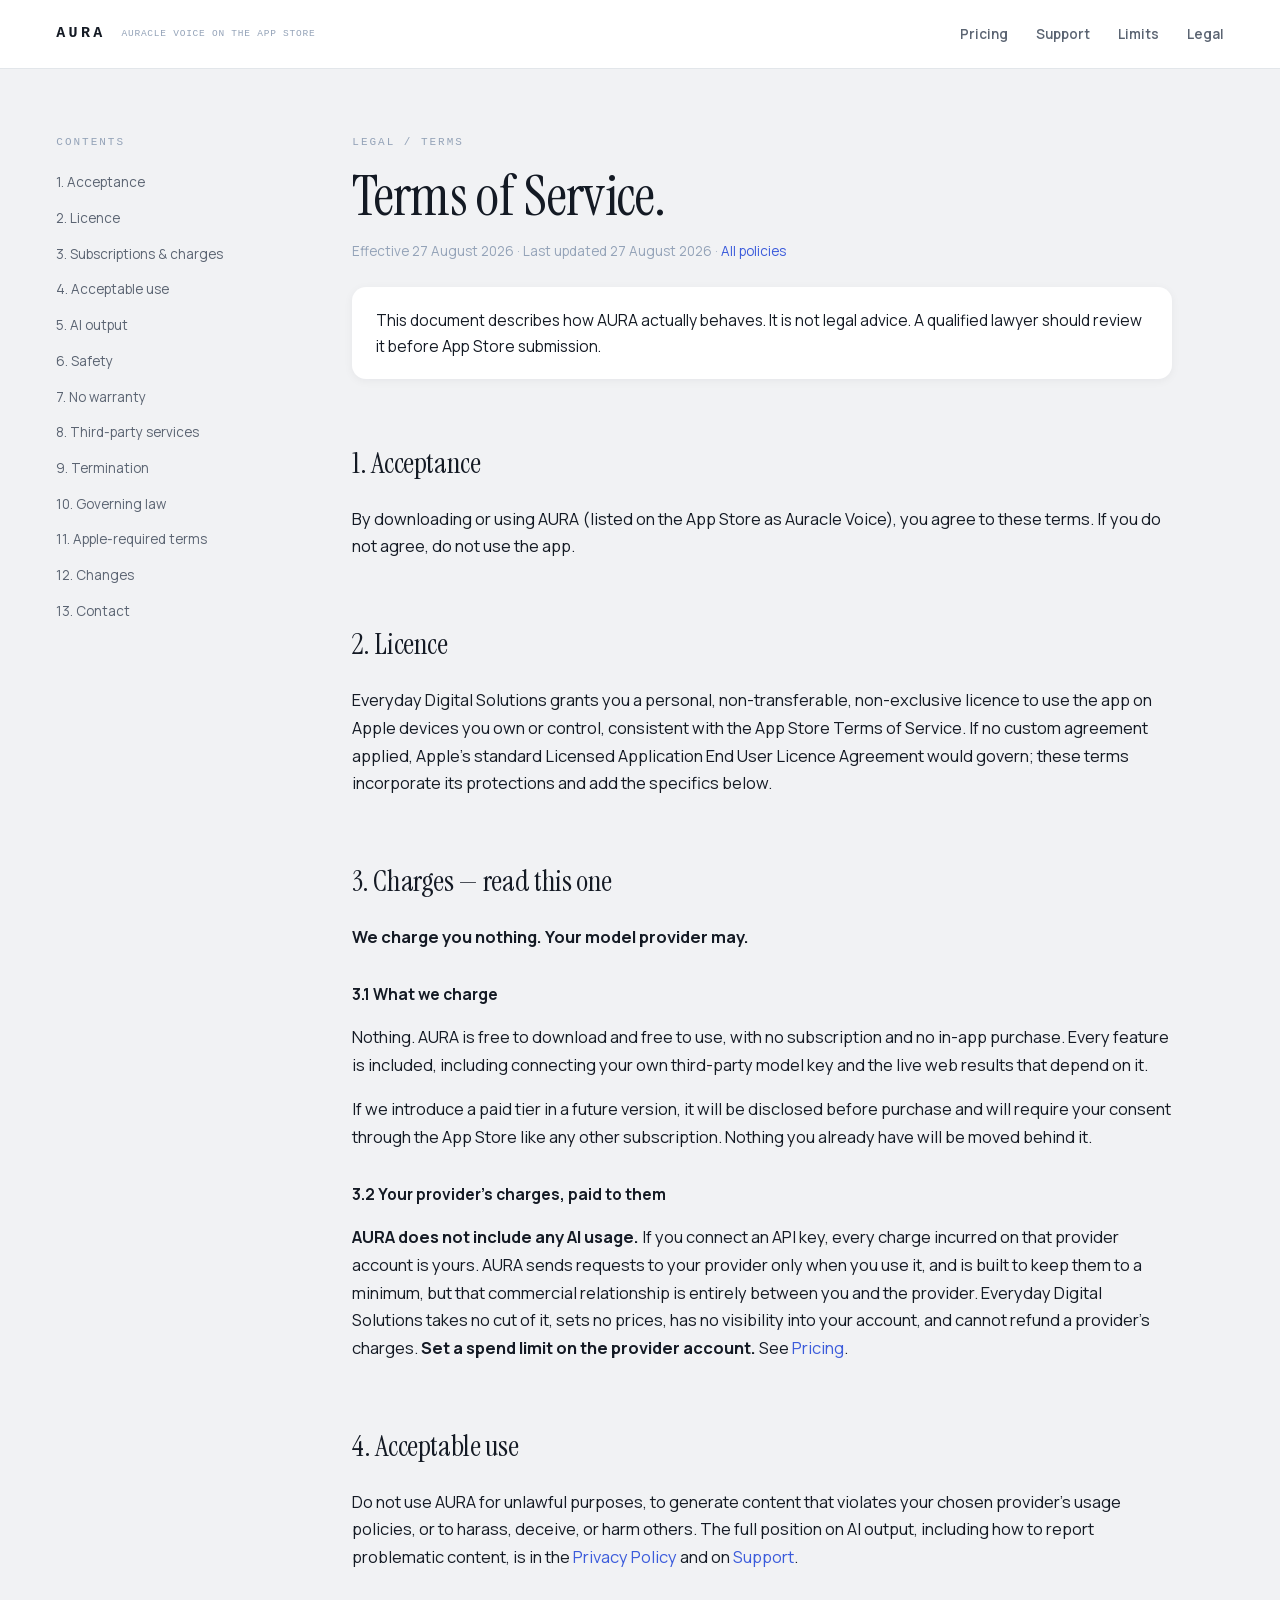
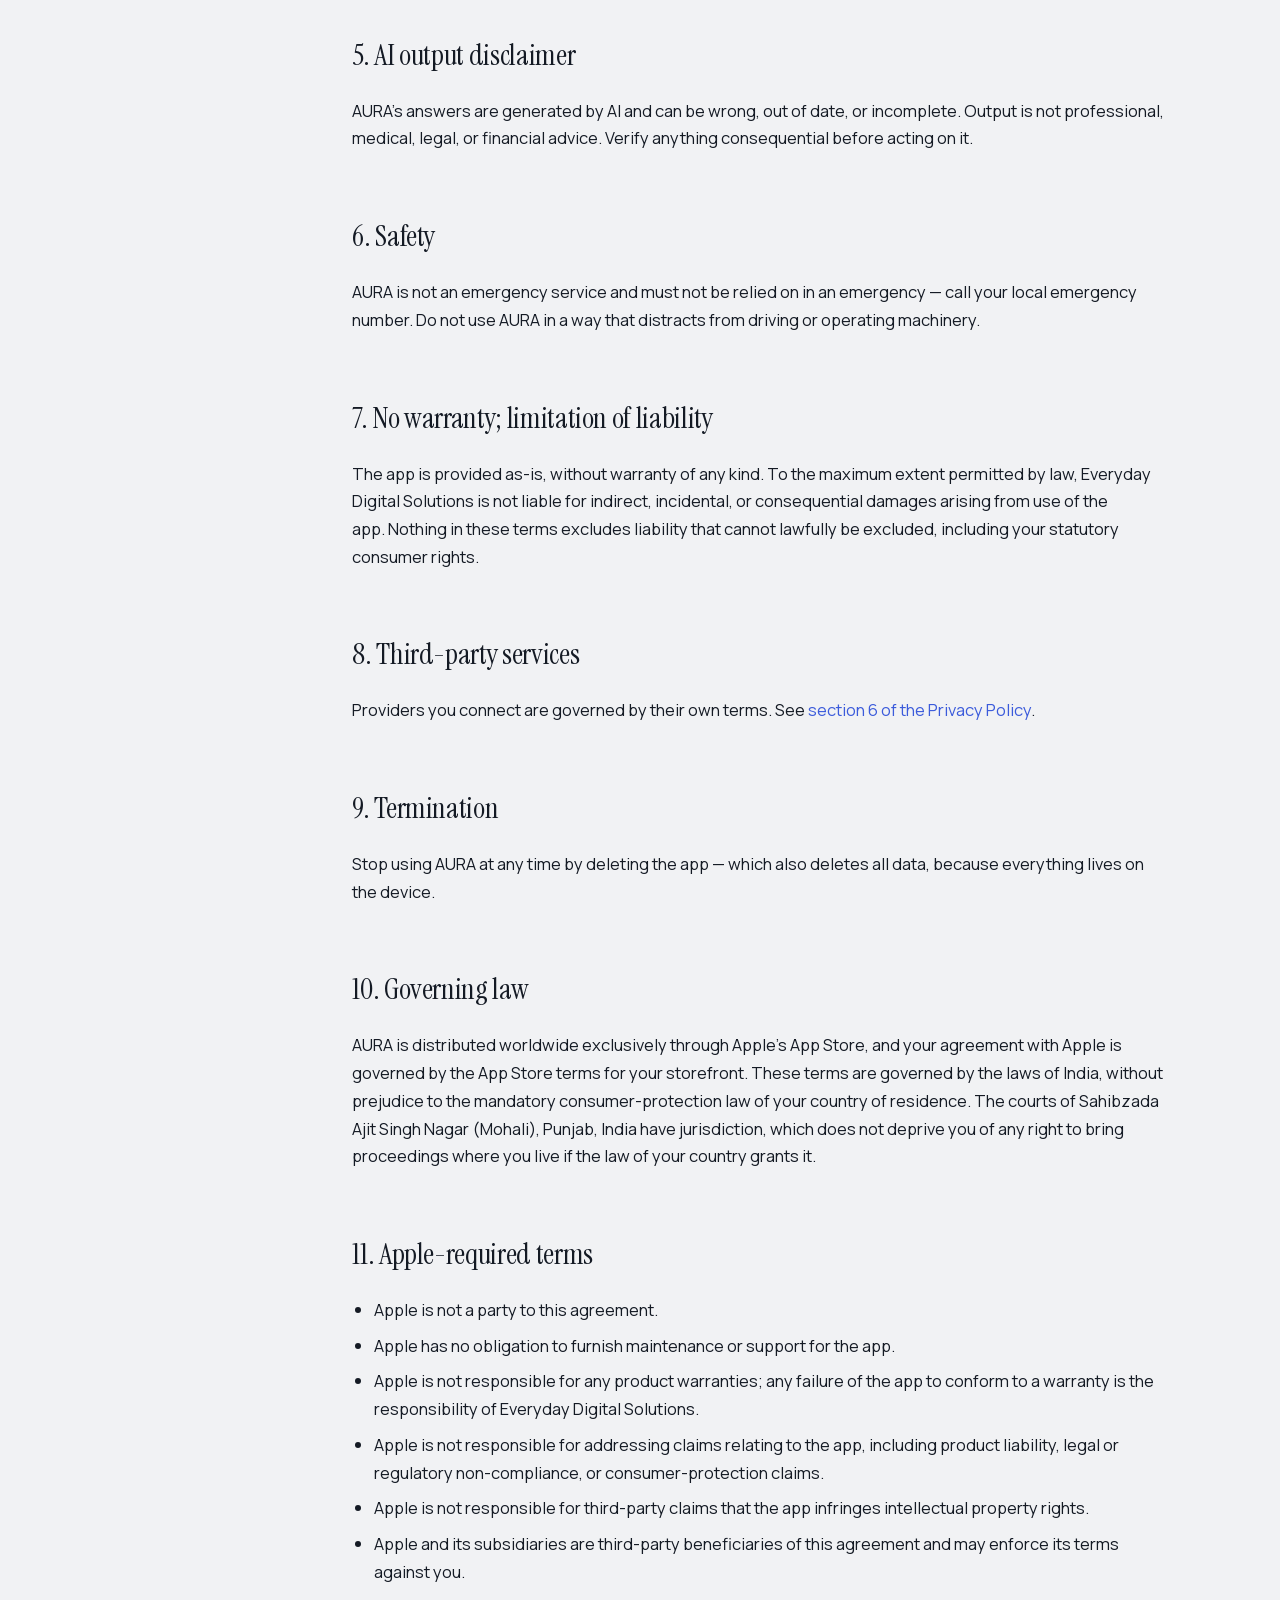
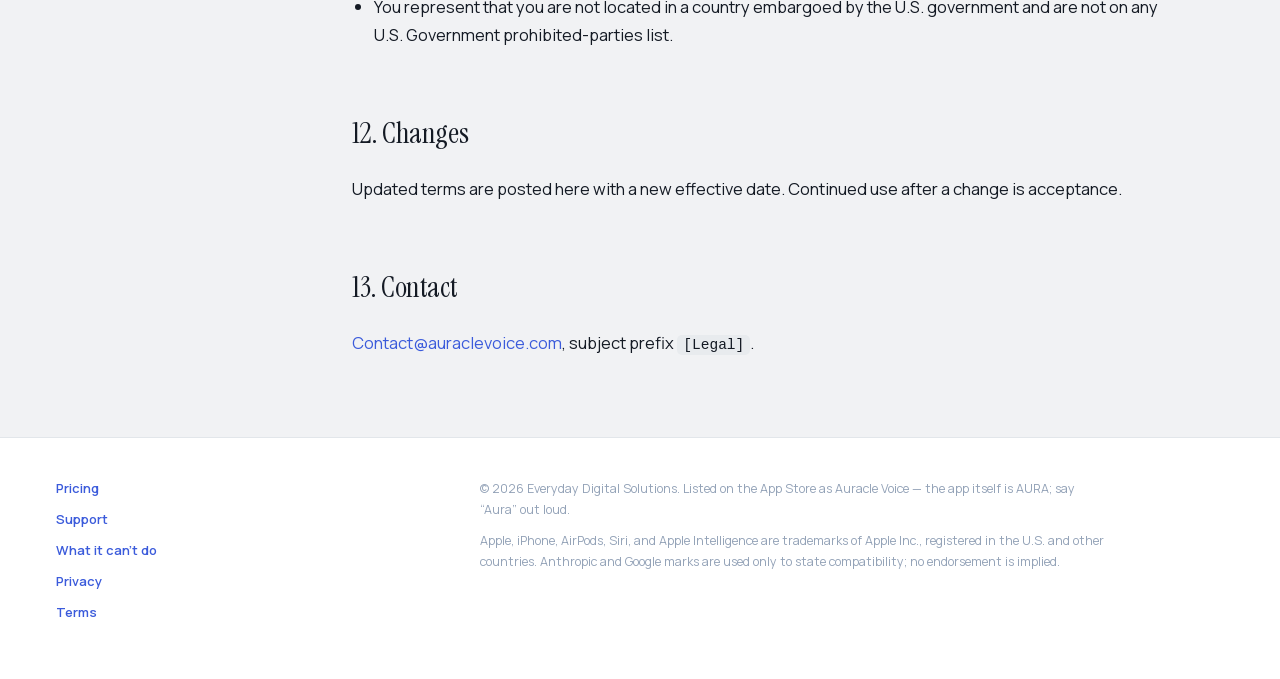
<file: legal/terms/index.html>
<!DOCTYPE html>
<html lang="en">
<head>
<meta charset="utf-8">
<meta name="viewport" content="width=device-width, initial-scale=1">
<title>Terms of Service — Auracle Voice (AURA)</title>
<meta name="description" content="The terms under which you may use AURA, including how charges on your own API keys work.">
<link rel="canonical" href="https://auraclevoice.com/legal/terms/">
<link rel="icon" href="data:,">
<link rel="stylesheet" href="/styles.css">
</head>
<body>

<header class="site-header">
  <div class="shell">
    <a class="wordmark" href="/">AURA</a>
    <span class="wordmark-sub">AURACLE VOICE ON THE APP STORE</span>
    <nav>
      <a href="/pricing/">Pricing</a>
      <a href="/support/">Support</a>
      <a href="/limitations/">Limits</a>
      <a href="/legal/">Legal</a>
    </nav>
  </div>
</header>

<div class="shell">
<div class="doc-shell">

  <aside class="toc">
    <span class="eyebrow">Contents</span>
    <ol>
      <li><a href="#accept">1. Acceptance</a></li>
      <li><a href="#licence">2. Licence</a></li>
      <li><a href="#charges">3. Subscriptions &amp; charges</a></li>
      <li><a href="#use">4. Acceptable use</a></li>
      <li><a href="#disclaimer">5. AI output</a></li>
      <li><a href="#safety">6. Safety</a></li>
      <li><a href="#warranty">7. No warranty</a></li>
      <li><a href="#thirdparty">8. Third-party services</a></li>
      <li><a href="#termination">9. Termination</a></li>
      <li><a href="#law">10. Governing law</a></li>
      <li><a href="#apple">11. Apple-required terms</a></li>
      <li><a href="#changes">12. Changes</a></li>
      <li><a href="#contact">13. Contact</a></li>
    </ol>
  </aside>

  <article class="doc">

    <span class="eyebrow">Legal / Terms</span>
    <h1>Terms of Service.</h1>
    <p class="meta">Effective 27 August 2026 &middot; Last updated 27 August 2026
    &middot; <a href="/legal/">All policies</a></p>

    <div class="note">
      This document describes how AURA actually behaves. It is not legal advice. A
      qualified lawyer should review it before App Store submission.
    </div>

    <h2 id="accept">1. Acceptance</h2>
    <p>By downloading or using AURA (listed on the App Store as Auracle Voice), you agree to
    these terms. If you do not agree, do not use the app.</p>

    <h2 id="licence">2. Licence</h2>
    <p>Everyday Digital Solutions grants you a personal, non-transferable,
    non-exclusive licence to use the app on Apple devices you own or control,
    consistent with the App Store Terms of Service. If no custom agreement applied,
    Apple&rsquo;s standard Licensed Application End User Licence Agreement would
    govern; these terms incorporate its protections and add the specifics below.</p>

    <h2 id="charges">3. Charges &mdash; read this one</h2>
    <p><strong>We charge you nothing. Your model provider may.</strong></p>

    <h3>3.1 What we charge</h3>
    <p>Nothing. AURA is free to download and free to use, with no subscription and no
    in-app purchase. Every feature is included, including connecting your own
    third-party model key and the live web results that depend on it.</p>
    <p>If we introduce a paid tier in a future version, it will be disclosed before
    purchase and will require your consent through the App Store like any other
    subscription. Nothing you already have will be moved behind it.</p>

    <h3>3.2 Your provider&rsquo;s charges, paid to them</h3>
    <p><strong>AURA does not include any AI usage.</strong> If you connect an API
    key, every charge incurred on that provider account is yours. AURA sends requests to
    your provider only when you use it, and is built to keep them to a minimum, but that
    commercial relationship is entirely between you and the provider. Everyday Digital
    Solutions takes no cut of it, sets no prices, has no visibility into your account,
    and cannot refund a provider&rsquo;s charges. <strong>Set a spend limit on the
    provider account.</strong> See <a href="/pricing/">Pricing</a>.</p>

    <h2 id="use">4. Acceptable use</h2>
    <p>Do not use AURA for unlawful purposes, to generate content that violates your
    chosen provider&rsquo;s usage policies, or to harass, deceive, or harm others. The
    full position on AI output, including how to report problematic content, is in the
    <a href="/legal/privacy/#ai">Privacy Policy</a> and on
    <a href="/support/">Support</a>.</p>

    <h2 id="disclaimer">5. AI output disclaimer</h2>
    <p>AURA&rsquo;s answers are generated by AI and can be wrong, out of date, or
    incomplete. Output is not professional, medical, legal, or financial advice. Verify
    anything consequential before acting on it.</p>

    <h2 id="safety">6. Safety</h2>
    <p>AURA is not an emergency service and must not be relied on in an emergency
    &mdash; call your local emergency number. Do not use AURA in a way that distracts
    from driving or operating machinery.</p>

    <h2 id="warranty">7. No warranty; limitation of liability</h2>
    <p>The app is provided as-is, without warranty of any kind. To the maximum extent
    permitted by law, Everyday Digital Solutions is not liable for indirect, incidental,
    or consequential damages arising from use of the app. Nothing in these terms
    excludes liability that cannot lawfully be excluded, including your statutory
    consumer rights.</p>

    <h2 id="thirdparty">8. Third-party services</h2>
    <p>Providers you connect are governed by their own terms. See
    <a href="/legal/privacy/#third">section 6 of the Privacy Policy</a>.</p>

    <h2 id="termination">9. Termination</h2>
    <p>Stop using AURA at any time by deleting the app &mdash; which also deletes all
    data, because everything lives on the device.</p>

    <h2 id="law">10. Governing law</h2>
    <p>AURA is distributed worldwide exclusively through Apple&rsquo;s App Store, and
    your agreement with Apple is governed by the App Store terms for your storefront.
    These terms are governed by the laws of India, without prejudice to the mandatory
    consumer-protection law of your country of residence. The courts of Sahibzada Ajit
    Singh Nagar (Mohali), Punjab, India have jurisdiction, which does not deprive you of
    any right to bring proceedings where you live if the law of your country grants
    it.</p>

    <h2 id="apple">11. Apple-required terms</h2>
    <ul>
      <li>Apple is not a party to this agreement.</li>
      <li>Apple has no obligation to furnish maintenance or support for the app.</li>
      <li>Apple is not responsible for any product warranties; any failure of the app to conform to a warranty is the responsibility of Everyday Digital Solutions.</li>
      <li>Apple is not responsible for addressing claims relating to the app, including product liability, legal or regulatory non-compliance, or consumer-protection claims.</li>
      <li>Apple is not responsible for third-party claims that the app infringes intellectual property rights.</li>
      <li>Apple and its subsidiaries are third-party beneficiaries of this agreement and may enforce its terms against you.</li>
      <li>You represent that you are not located in a country embargoed by the U.S. government and are not on any U.S. Government prohibited-parties list.</li>
    </ul>

    <h2 id="changes">12. Changes</h2>
    <p>Updated terms are posted here with a new effective date. Continued use after a
    change is acceptance.</p>

    <h2 id="contact">13. Contact</h2>
    <p><a href="mailto:Contact@auraclevoice.com">Contact@auraclevoice.com</a>, subject
    prefix <code>[Legal]</code>.</p>

  </article>

</div>
</div>

<footer class="site-footer">
  <div class="shell">
    <nav>
      <a href="/pricing/">Pricing</a>
      <a href="/support/">Support</a>
      <a href="/limitations/">What it can&rsquo;t do</a>
      <a href="/legal/privacy/">Privacy</a>
      <a href="/legal/terms/">Terms</a>
    </nav>
    <div>
      <p>&copy; 2026 Everyday Digital Solutions. Listed on the App Store as Auracle Voice
      &mdash; the app itself is AURA; say &ldquo;Aura&rdquo; out loud.</p>
      <p>Apple, iPhone, AirPods, Siri, and Apple Intelligence are trademarks of Apple
      Inc., registered in the U.S. and other countries. Anthropic and Google marks are
      used only to state compatibility; no endorsement is implied.</p>
    </div>
  </div>
</footer>

</body>
</html>
</file>
<file: styles.css>
/* Auracle (AURA) — shared styles. Design tokens from the original site. */

@font-face {
  font-family: 'Instrument Serif';
  src: url('/fonts/instrument-serif-400.woff2') format('woff2');
  font-weight: 400;
  font-style: normal;
  font-display: swap;
}
@font-face {
  font-family: 'Manrope';
  src: url('/fonts/manrope-var.woff2') format('woff2');
  font-weight: 400 700;
  font-style: normal;
  font-display: swap;
}

:root {
  --bg: #f1f2f4;
  --surface: #fff;
  --ink: #141a24;
  --muted: #5b6472;
  --faint: #94a3b8;
  --hair: #e2e6ea;
  --link: #3b5bdb;
  --dark: #16181d;
  --mono: ui-monospace, 'SF Mono', Menlo, monospace;
  --shell: 1360px;
  --gutter: clamp(22px, 4.4vw, 72px);
}

* { box-sizing: border-box; }

html { -webkit-text-size-adjust: 100%; }

body {
  margin: 0;
  background: var(--bg);
  color: var(--ink);
  font-family: Manrope, -apple-system, system-ui, sans-serif;
  font-size: 16.5px;
  line-height: 1.68;
  -webkit-font-smoothing: antialiased;
}

a { color: var(--link); text-decoration: none; }
a:hover { color: #2b47b8; text-decoration: underline; }

.shell {
  max-width: var(--shell);
  margin: 0 auto;
  padding-inline: var(--gutter);
}

/* ---------- header ---------- */

.site-header {
  background: var(--surface);
  border-bottom: 1px solid var(--hair);
  position: sticky;
  top: 0;
  z-index: 20;
}
.site-header .shell {
  min-height: 68px;
  display: flex;
  align-items: center;
  gap: 16px;
}
.wordmark {
  font-family: var(--mono);
  font-size: 15px;
  font-weight: 700;
  letter-spacing: .22em;
  color: var(--ink);
}
.wordmark:hover { text-decoration: none; color: var(--ink); }
.wordmark-sub {
  font-family: var(--mono);
  font-size: 9.5px;
  color: var(--faint);
  letter-spacing: .08em;
  align-self: center;
}
.site-header nav {
  margin-left: auto;
  display: flex;
  gap: 28px;
  font-size: 13.5px;
  font-weight: 600;
}
.site-header nav a { color: var(--muted); }

/* ---------- type ---------- */

h1, h2, .serif {
  font-family: 'Instrument Serif', Georgia, serif;
  font-weight: 400;
  letter-spacing: -.012em;
  text-wrap: balance;
}
h1 { margin: 0; line-height: 1.04; }
h3 { font-family: Manrope, sans-serif; font-size: 15.5px; font-weight: 700; margin: 30px 0 8px; }
p { text-wrap: pretty; }
.eyebrow {
  display: block;
  font-family: var(--mono);
  font-size: 11px;
  letter-spacing: .18em;
  color: var(--faint);
  text-transform: uppercase;
}

/* ---------- home hero: points left, phone right ---------- */

.hero { border-bottom: 1px solid var(--hair); }
.hero .shell {
  display: grid;
  grid-template-columns: minmax(0, 1.08fr) minmax(0, .92fr);
  gap: clamp(36px, 5.5vw, 96px);
  align-items: center;
  padding-block: clamp(52px, 7vh, 92px);
}
.hero h1 { font-size: clamp(46px, 5.4vw, 82px); margin-top: 18px; }
.hero-lede {
  margin: 24px 0 0;
  max-width: 46ch;
  font-size: 17.5px;
  color: var(--muted);
}

.points { margin: 38px 0 0; padding: 0; list-style: none; border-top: 1px solid var(--hair); }
.points li {
  display: grid;
  grid-template-columns: 34px 1fr;
  gap: 6px;
  align-items: baseline;
  padding: 13px 0;
  border-bottom: 1px solid var(--hair);
  font-size: 16.5px;
}
.points li b {
  font-family: var(--mono);
  font-size: 10.5px;
  font-weight: 700;
  color: var(--faint);
  letter-spacing: .06em;
}

.cta { display: flex; align-items: center; gap: 20px; flex-wrap: wrap; margin-top: 34px; }
.pill {
  display: inline-flex;
  background: var(--dark);
  color: #fff;
  font-size: 15px;
  font-weight: 600;
  padding: 15px 30px;
  border-radius: 99px;
  box-shadow: 0 14px 30px rgba(15, 23, 42, .22);
}
.cta small { font-family: var(--mono); font-size: 11px; letter-spacing: .09em; color: var(--faint); }

/* phone */
.phone-wrap { display: flex; justify-content: center; }
.phone {
  width: clamp(250px, 25vw, 320px);
  border-radius: 46px;
  background: #dfe2e7;
  padding: 7px;
  box-shadow: 0 40px 80px rgba(15, 23, 42, .2);
}
.phone-bezel { border-radius: 40px; background: #101114; padding: 8px; }
.phone-screen {
  border-radius: 33px;
  background: #eef0f3;
  aspect-ratio: 9 / 19;
  padding: 34px 22px;
  text-align: center;
  overflow: hidden;
  display: flex;
  flex-direction: column;
}
.orb {
  width: 58%;
  aspect-ratio: 1;
  margin: auto;
  border-radius: 50%;
  background: #fff;
  box-shadow: 0 18px 40px rgba(15, 23, 42, .14);
  display: flex;
  align-items: center;
  justify-content: center;
  gap: 4px;
}
.orb i { width: 4px; border-radius: 3px; background: #2c3444; display: block; }
.phone-foot { font-size: 13px; color: #7a8494; padding-bottom: 6px; }

/* ---------- stance band ---------- */

.stance { background: var(--surface); border-bottom: 1px solid var(--hair); }
.stance .shell {
  display: grid;
  grid-template-columns: minmax(0, 1fr) minmax(0, 1.5fr);
  gap: clamp(28px, 5vw, 88px);
  padding-block: clamp(52px, 7vw, 84px);
  align-items: start;
}
.stance h2 { font-size: clamp(28px, 3vw, 40px); margin: 8px 0 0; }
.stance p { margin: 0; font-size: 17px; color: var(--muted); max-width: 62ch; }
.stance p + p { margin-top: 16px; }

/* ---------- documents: sticky side nav + content ---------- */

.doc-shell {
  display: grid;
  grid-template-columns: 232px minmax(0, 1fr);
  gap: clamp(32px, 5vw, 80px);
  padding-block: clamp(40px, 5vw, 72px);
  align-items: start;
}
.toc { position: sticky; top: 96px; font-size: 13.5px; }
.toc .eyebrow { margin-bottom: 14px; }
.toc ol { margin: 0; padding: 0; list-style: none; }
.toc li { margin: 0; }
.toc a {
  display: block;
  padding: 6px 0;
  color: var(--muted);
  border-bottom: 1px solid transparent;
}
.toc a:hover { color: var(--ink); text-decoration: none; }

.doc { max-width: 82ch; }
.doc > h1 { font-size: clamp(38px, 4.4vw, 58px); margin-top: 16px; }
.doc .meta { font-size: 13.5px; color: var(--faint); margin-top: 14px; }
.doc .lede { font-size: 19px; color: var(--muted); margin-top: 18px; max-width: 60ch; }
.doc h2 {
  font-size: clamp(24px, 2.3vw, 31px);
  margin: 52px 0 12px;
  padding-top: 8px;
  scroll-margin-top: 92px;
}
.doc ul { padding-left: 22px; }
.doc li { margin: 8px 0; }
.doc table {
  width: 100%;
  border-collapse: collapse;
  font-size: 14.5px;
  margin: 18px 0;
  background: var(--surface);
  border-radius: 12px;
  overflow: hidden;
}
.doc th, .doc td {
  text-align: left;
  padding: 12px 16px;
  border-bottom: 1px solid var(--hair);
  vertical-align: top;
}
.doc tr:last-child td { border-bottom: 0; }
.doc th {
  font-size: 11px;
  letter-spacing: .07em;
  text-transform: uppercase;
  color: var(--faint);
  font-weight: 700;
  background: #f7f8f9;
}
.doc code {
  font-family: var(--mono);
  font-size: .88em;
  background: #e8ebee;
  padding: 2px 6px;
  border-radius: 5px;
}
.note {
  background: var(--surface);
  border-radius: 14px;
  padding: 20px 24px;
  margin: 24px 0;
  font-size: 15.5px;
  box-shadow: 0 2px 10px rgba(15, 23, 42, .05);
}
.todo {
  background: #fff7ed;
  border-left: 3px solid #f59e0b;
  border-radius: 8px;
  padding: 15px 18px;
  margin: 20px 0;
  font-size: 14.5px;
}

/* ---------- footer ---------- */

.site-footer {
  background: var(--surface);
  border-top: 1px solid var(--hair);
  font-size: 13px;
  color: var(--muted);
}
.site-footer .shell {
  display: grid;
  grid-template-columns: minmax(0, 1fr) minmax(0, 2fr);
  gap: clamp(24px, 4vw, 72px);
  padding-block: 40px 56px;
  align-items: start;
}
.site-footer nav { display: flex; flex-direction: column; gap: 9px; font-weight: 600; }
.site-footer p { margin: 0 0 10px; color: var(--faint); font-size: 12.5px; max-width: 78ch; }

/* ---------- responsive ---------- */

@media (max-width: 1020px) {
  .hero .shell { grid-template-columns: 1fr; gap: 44px; }
  .phone-wrap { order: -1; }
  .phone { width: min(280px, 66vw); }
  .stance .shell,
  .site-footer .shell { grid-template-columns: 1fr; }
  .doc-shell { grid-template-columns: 1fr; gap: 28px; }
  .toc {
    position: static;
    background: var(--surface);
    border-radius: 14px;
    padding: 18px 20px;
  }
  .toc ol { columns: 2; column-gap: 28px; }
}

@media (max-width: 600px) {
  body { font-size: 16px; }
  .site-header .shell { flex-wrap: wrap; padding-block: 12px; min-height: 0; }
  .site-header nav { margin-left: 0; width: 100%; gap: 20px; }
  .wordmark-sub { display: none; }
  .toc ol { columns: 1; }
  .doc th, .doc td { padding: 10px 12px; }
}
</file>
